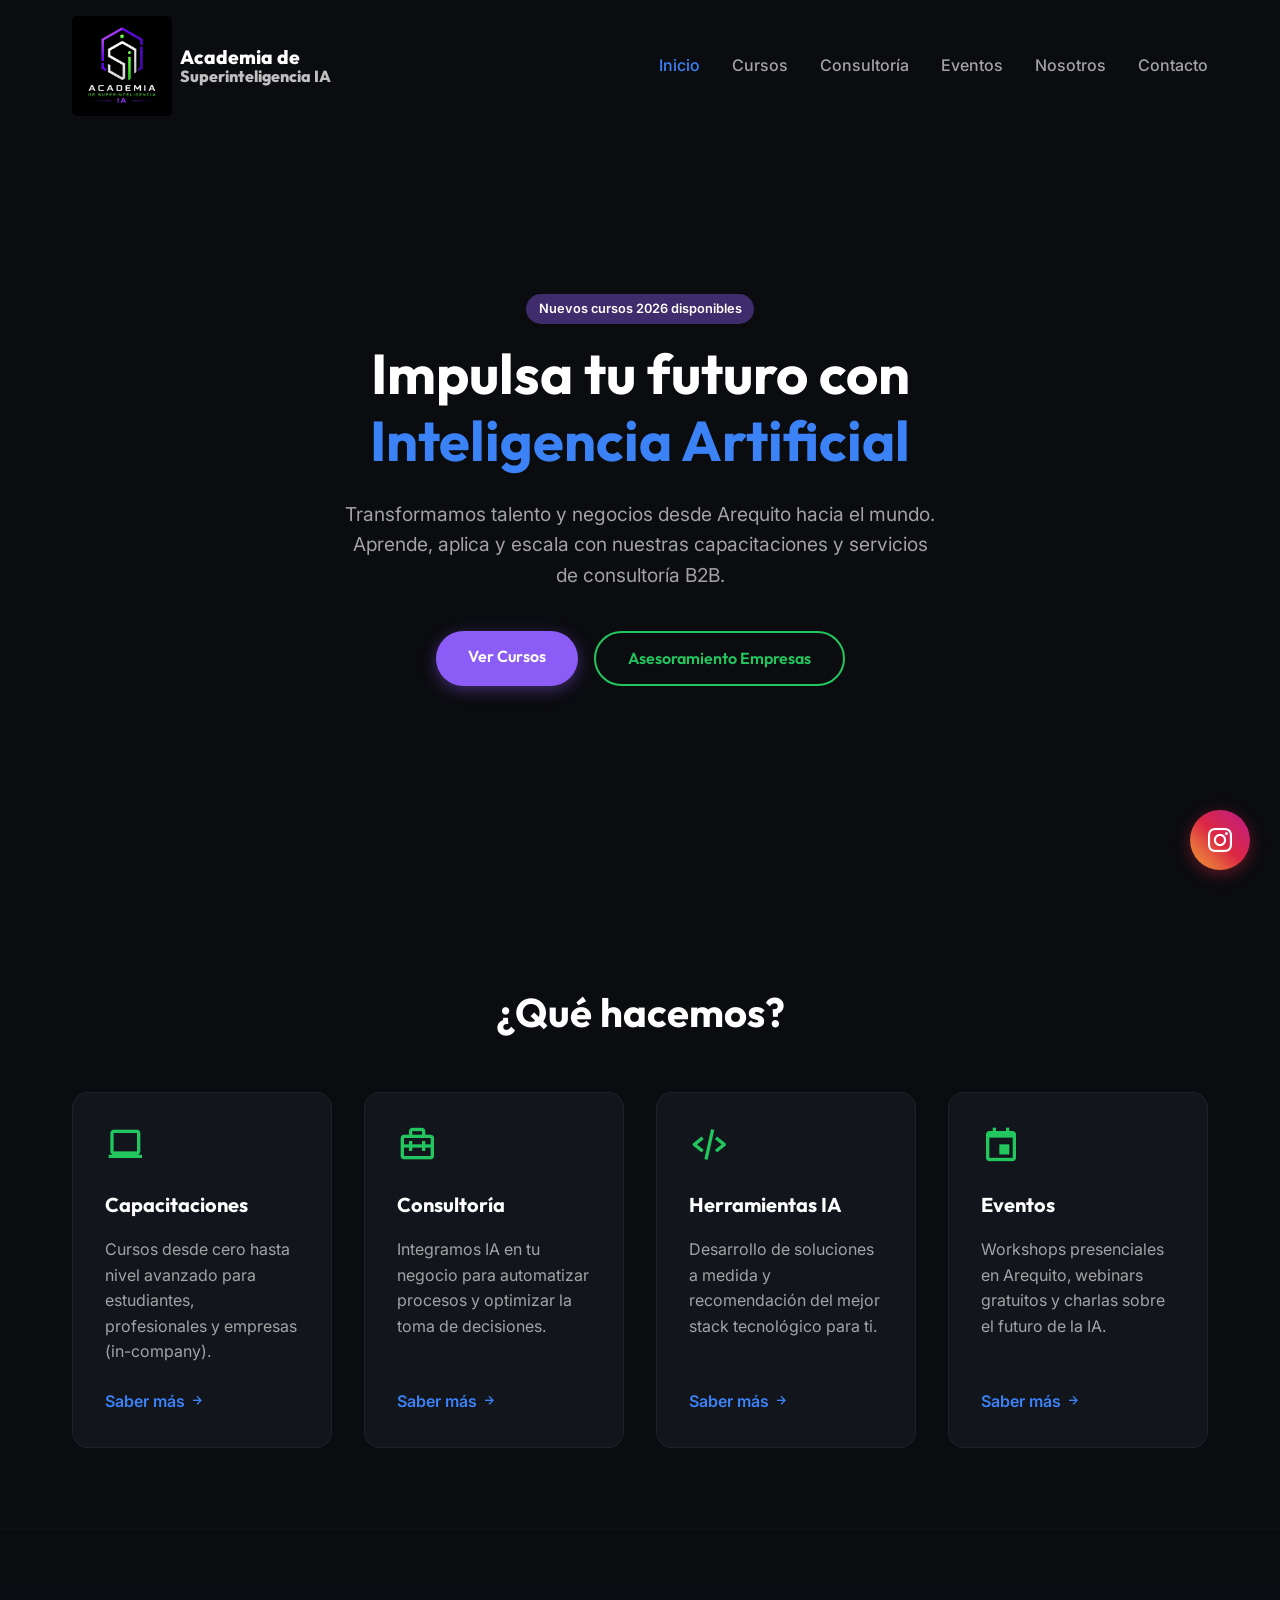
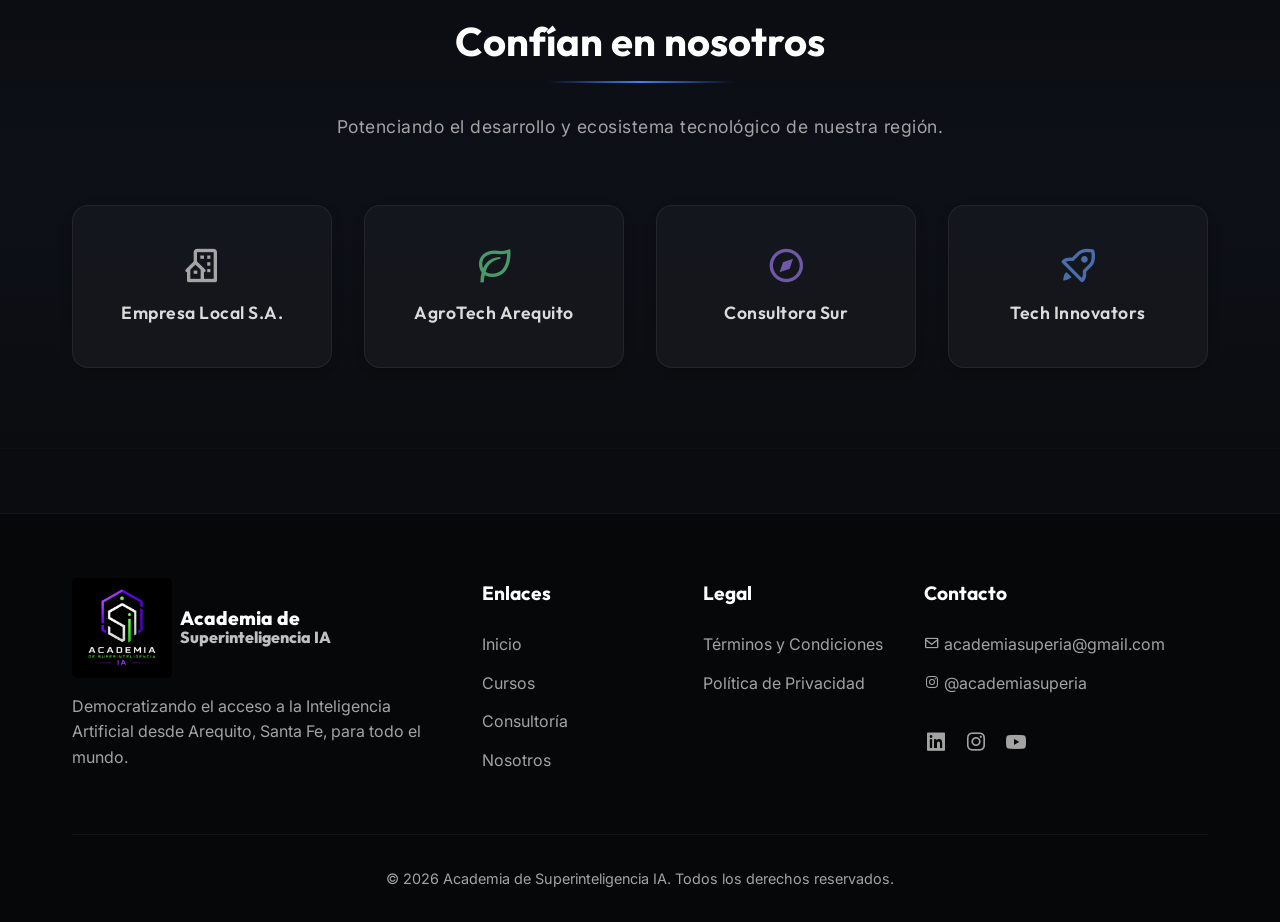
<file: index.html>
<!DOCTYPE html>
<html lang="es">
<head>
    <meta charset="UTF-8">
    <meta name="viewport" content="width=device-width, initial-scale=1.0">
    <title>Academia de Superinteligencia IA | Impulsa tu futuro con Inteligencia Artificial</title>
    <meta name="description" content="Academia y Consultora de Inteligencia Artificial en Arequito. Capacitaciones, consultoría B2B y herramientas IA.">
    <!-- Boxicons CSS -->
    <link href='https://unpkg.com/boxicons@2.1.4/css/boxicons.min.css' rel='stylesheet'>
    <!-- Custom CSS -->
    <link rel="stylesheet" href="css/style.css">
</head>
<body>

    <!-- Header / Navbar -->
    <header class="header">
        <div class="container nav-container">
            <a href="index.html" class="logo">
                <img src="assets/img/logo.jpeg" alt="Logo Academia" class="logo-img">
                <div class="logo-text">Academia de <span>Superinteligencia IA</span></div>
            </a>
            
            <nav class="nav-menu">
                <a href="index.html" class="nav-link active">Inicio</a>
                <a href="capacitaciones.html" class="nav-link">Cursos</a>
                <a href="servicios.html" class="nav-link">Consultoría</a>
                <a href="eventos.html" class="nav-link">Eventos</a>
                <a href="nosotros.html" class="nav-link">Nosotros</a>
                <a href="contacto.html" class="nav-link">Contacto</a>
            </nav>

            <button class="hamburger">
                <i class='bx bx-menu'></i>
            </button>
        </div>
    </header>

    <!-- Hero Section -->
    <section class="hero">
        <!-- Video Background -->
        <video src="assets/video/promo.mp4" autoplay loop muted playsinline class="hero-bg-video desktop-video"></video>
        <video src="assets/video/promo-mobile.mp4" autoplay loop muted playsinline class="hero-bg-video mobile-video"></video>
        <div class="hero-overlay"></div>

        <div class="container" style="position: relative; z-index: 10;">
            <div class="hero-content">
                <span class="badge" style="background: rgba(139, 92, 246, 0.4); color: #fff;">Nuevos cursos 2026 disponibles</span>
                <h1 class="hero-title">Impulsa tu futuro con <span class="text-gradient">Inteligencia Artificial</span></h1>
                <p class="hero-subtitle">Transformamos talento y negocios desde Arequito hacia el mundo. Aprende, aplica y escala con nuestras capacitaciones y servicios de consultoría B2B.</p>
                
                <div class="hero-btns">
                    <a href="capacitaciones.html" class="btn btn-primary">Ver Cursos</a>
                    <a href="servicios.html" class="btn btn-outline">Asesoramiento Empresas</a>
                </div>
            </div>
        </div>
    </section>

    <!-- Qué hacemos Section -->
    <section class="section">
        <div class="container">
            <h2 class="section-title">¿Qué hacemos?</h2>
            
            <div class="grid-4">
                <!-- Pilar 1 -->
                <div class="card">
                    <i class='bx bx-laptop card-icon'></i>
                    <h3 class="card-title">Capacitaciones</h3>
                    <p class="card-desc">Cursos desde cero hasta nivel avanzado para estudiantes, profesionales y empresas (in-company).</p>
                    <a href="capacitaciones.html" class="text-gradient" style="font-weight:600;">Saber más <i class='bx bx-right-arrow-alt'></i></a>
                </div>
                
                <!-- Pilar 2 -->
                <div class="card">
                    <i class='bx bx-briefcase-alt-2 card-icon'></i>
                    <h3 class="card-title">Consultoría</h3>
                    <p class="card-desc">Integramos IA en tu negocio para automatizar procesos y optimizar la toma de decisiones.</p>
                    <a href="servicios.html" class="text-gradient" style="font-weight:600;">Saber más <i class='bx bx-right-arrow-alt'></i></a>
                </div>

                <!-- Pilar 3 -->
                <div class="card">
                    <i class='bx bx-code-alt card-icon'></i>
                    <h3 class="card-title">Herramientas IA</h3>
                    <p class="card-desc">Desarrollo de soluciones a medida y recomendación del mejor stack tecnológico para ti.</p>
                    <a href="servicios.html" class="text-gradient" style="font-weight:600;">Saber más <i class='bx bx-right-arrow-alt'></i></a>
                </div>

                <!-- Pilar 4 -->
                <div class="card">
                    <i class='bx bx-calendar-event card-icon'></i>
                    <h3 class="card-title">Eventos</h3>
                    <p class="card-desc">Workshops presenciales en Arequito, webinars gratuitos y charlas sobre el futuro de la IA.</p>
                    <a href="eventos.html" class="text-gradient" style="font-weight:600;">Saber más <i class='bx bx-right-arrow-alt'></i></a>
                </div>
            </div>
        </div>
    </section>

    <!-- Confianza Section -->
    <section class="section" style="background: linear-gradient(180deg, rgba(11, 12, 16, 0) 0%, rgba(59, 130, 246, 0.03) 50%, rgba(11, 12, 16, 0) 100%); border-top: 1px solid rgba(255, 255, 255, 0.02); border-bottom: 1px solid rgba(255, 255, 255, 0.02);">
        <div class="container">
            <h2 class="section-title" style="position: relative; display: inline-block; left: 50%; transform: translateX(-50%); margin-bottom: 1rem;">
                Confían en nosotros
                <span style="position: absolute; bottom: -10px; left: 25%; width: 50%; height: 2px; background: linear-gradient(90deg, transparent, var(--accent-blue), transparent);"></span>
            </h2>
            <p class="text-center" style="margin-top: 1.5rem; margin-bottom: 4rem; color: var(--text-main); font-size: 1.1rem; letter-spacing: 0.5px;">
                Potenciando el desarrollo y ecosistema tecnológico de nuestra región.
            </p>
            
            <div class="brand-grid">
                <div class="brand-logo-card">
                    <i class='bx bx-building-house'></i>
                    <span class="brand-name">Empresa Local S.A.</span>
                </div>
                <div class="brand-logo-card">
                    <i class='bx bx-leaf'></i>
                    <span class="brand-name">AgroTech Arequito</span>
                </div>
                <div class="brand-logo-card">
                    <i class='bx bx-compass'></i>
                    <span class="brand-name">Consultora Sur</span>
                </div>
                <div class="brand-logo-card">
                    <i class='bx bx-rocket'></i>
                    <span class="brand-name">Tech Innovators</span>
                </div>
            </div>
        </div>
    </section>

    <!-- Footer -->
    <footer class="footer">
        <div class="container">
            <div class="footer-grid">
                <div class="footer-col">
                    <a href="index.html" class="logo" style="margin-bottom: 1rem;">
                        <img src="assets/img/logo.jpeg" alt="Logo Academia" class="logo-img">
                        <div class="logo-text">Academia de <span>Superinteligencia IA</span></div>
                    </a>
                    <p style="color: var(--text-main); margin-bottom: 1rem;">
                        Democratizando el acceso a la Inteligencia Artificial desde Arequito, Santa Fe, para todo el mundo.
                    </p>
                </div>
                
                <div class="footer-col">
                    <h4>Enlaces</h4>
                    <div class="footer-links">
                        <a href="index.html">Inicio</a>
                        <a href="capacitaciones.html">Cursos</a>
                        <a href="servicios.html">Consultoría</a>
                        <a href="nosotros.html">Nosotros</a>
                    </div>
                </div>

                <div class="footer-col">
                    <h4>Legal</h4>
                    <div class="footer-links">
                        <a href="terminos.html">Términos y Condiciones</a>
                        <a href="privacidad.html">Política de Privacidad</a>
                    </div>
                </div>

                <div class="footer-col">
                    <h4>Contacto</h4>
                    <div class="footer-links">
                        <a href="mailto:academiasuperia@gmail.com"><i class='bx bx-envelope'></i> academiasuperia@gmail.com</a>
                        <a href="https://www.instagram.com/academiasuperia/" target="_blank"><i class='bx bxl-instagram'></i> @academiasuperia</a>
                        <div style="display: flex; gap: 1rem; margin-top: 1rem; font-size: 1.5rem;">
                            <a href="#"><i class='bx bxl-linkedin-square'></i></a>
                            <a href="https://www.instagram.com/academiasuperia/" target="_blank"><i class='bx bxl-instagram'></i></a>
                            <a href="#"><i class='bx bxl-youtube'></i></a>
                        </div>
                    </div>
                </div>
            </div>
            
            <div class="footer-bottom">
                <p>&copy; 2026 Academia de Superinteligencia IA. Todos los derechos reservados.</p>
            </div>
        </div>
    </footer>

    <!-- Instagram FAB -->
    <a href="https://www.instagram.com/academiasuperia/" class="ig-fab" target="_blank" aria-label="Contacto en Instagram">
        <i class='bx bxl-instagram'></i>
    </a>

    <script src="js/main.js"></script>
</body>
</html>
</file>
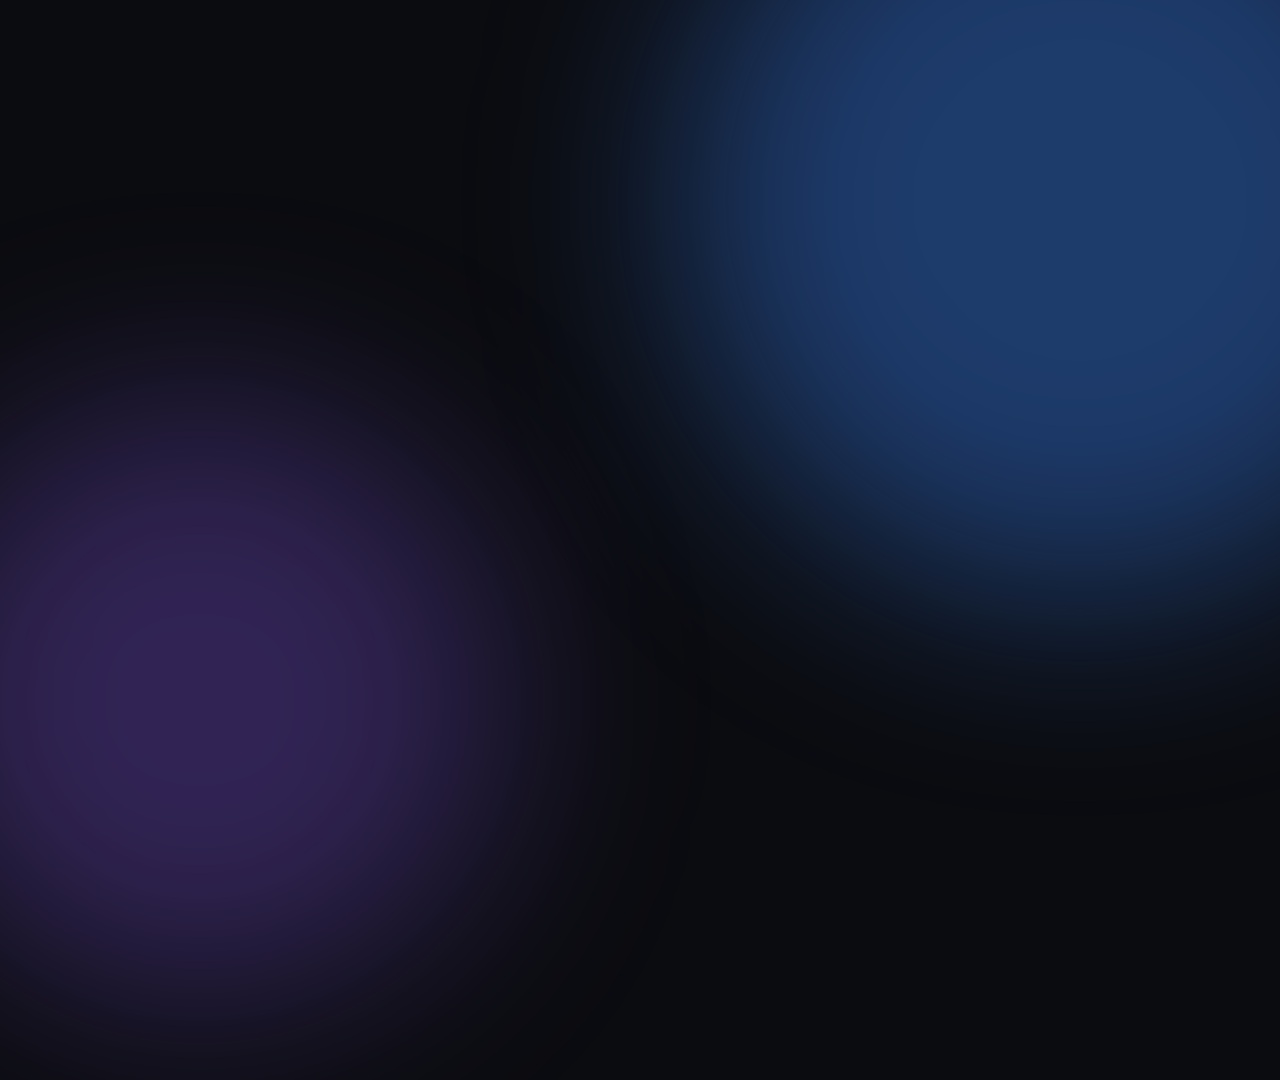
<file: promo-video/index.html>
<!doctype html>
<html lang="es">
  <head>
    <meta charset="UTF-8" />
    <meta name="viewport" content="width=1920, height=1080" />
    <link href="https://fonts.googleapis.com/css2?family=Inter:wght@400;600&family=Outfit:wght@700;800&display=swap" rel="stylesheet">
    <script src="https://cdn.jsdelivr.net/npm/gsap@3.14.2/dist/gsap.min.js"></script>
    <style>
      * { margin: 0; padding: 0; box-sizing: border-box; }
      html, body {
        width: 1920px; height: 1080px; overflow: hidden;
        background: #0B0C10; font-family: 'Inter', sans-serif;
      }
      .clip { position: absolute; top: 0; left: 0; width: 100%; height: 100%; display: flex; align-items: center; justify-content: center; flex-direction: column; opacity: 0; }
      
      .bg-glow-1, .bg-glow-2 { position: absolute; border-radius: 50%; filter: blur(100px); z-index: 0; }
      .bg-glow-1 { width: 800px; height: 800px; background: rgba(59,130,246,0.4); top: -200px; right: -200px; }
      .bg-glow-2 { width: 600px; height: 600px; background: rgba(139,92,246,0.3); bottom: -100px; left: -100px; }

      .content-wrapper { z-index: 10; text-align: center; }
      
      h1 { font-family: 'Outfit', sans-serif; font-size: 120px; color: #fff; line-height: 1.1; margin-bottom: 20px; text-shadow: 0 0 40px rgba(59,130,246,0.5); }
      .text-blue { color: #3b82f6; }
      
      p.subtitle { font-size: 48px; color: #c0c0c0; max-width: 1200px; }
      
      .badges { display: flex; gap: 40px; }
      .badge { font-family: 'Outfit', sans-serif; font-size: 56px; font-weight: 700; padding: 20px 50px; border-radius: 100px; }
      .badge-green { background: rgba(34,197,94,0.15); color: #22c55e; border: 4px solid #22c55e; }
      .badge-violet { background: rgba(139,92,246,0.15); color: #8b5cf6; border: 4px solid #8b5cf6; }
      .badge-blue { background: rgba(59,130,246,0.15); color: #3b82f6; border: 4px solid #3b82f6; }

      .cta-box { font-family: 'Outfit', sans-serif; font-size: 80px; font-weight: 800; background: #8b5cf6; color: #fff; padding: 30px 80px; border-radius: 100px; box-shadow: 0 20px 50px rgba(139,92,246,0.6); }
    </style>
  </head>
  <body>
    <div id="root" data-composition-id="main" data-start="0" data-duration="10" data-width="1920" data-height="1080">
      
      <!-- Background Track -->
      <div id="bg" class="clip" data-start="0" data-duration="10" data-track-index="0" style="opacity: 1;">
        <div class="bg-glow-1" id="glow1"></div>
        <div class="bg-glow-2" id="glow2"></div>
      </div>

      <!-- Scene 1: Intro (0-4s) -->
      <div id="scene1" class="clip content-wrapper" data-start="0" data-duration="4" data-track-index="1">
        <h1 id="title1" style="font-size: 80px;">ACADEMIA DE SUPERINTELIGENCIA <span class="text-blue">IA</span></h1>
        <p class="subtitle" id="sub1">Impulsa tu futuro con Inteligencia Artificial</p>
      </div>

      <!-- Scene 2: Features (3.5-7s) -->
      <div id="scene2" class="clip content-wrapper" data-start="3.5" data-duration="3.5" data-track-index="1">
        <div class="badges" id="badges-container">
          <div class="badge badge-green badge-item">Cursos</div>
          <div class="badge badge-blue badge-item">Consultoría</div>
          <div class="badge badge-violet badge-item">Eventos</div>
        </div>
      </div>

      <!-- Scene 3: Outro (6.5-10s) -->
      <div id="scene3" class="clip content-wrapper" data-start="6.5" data-duration="3.5" data-track-index="1">
        <div class="cta-box" id="cta">¡ÚNETE HOY!</div>
      </div>

    </div>

    <script>
      window.__timelines = window.__timelines || {};
      const tl = gsap.timeline({ paused: true });

      // Background movement
      tl.to("#glow1", { x: -200, y: 100, duration: 10, ease: "power1.inOut" }, 0);
      tl.to("#glow2", { x: 200, y: -100, duration: 10, ease: "power1.inOut" }, 0);

      // Scene 1
      tl.fromTo("#scene1", { opacity: 0 }, { opacity: 1, duration: 0.5 }, 0);
      tl.from("#title1", { y: 100, opacity: 0, duration: 1, ease: "power3.out" }, 0.2);
      tl.from("#sub1", { y: 50, opacity: 0, duration: 1, ease: "power3.out" }, 0.6);
      tl.to("#scene1", { opacity: 0, y: -50, duration: 0.5 }, 3.5);

      // Scene 2
      tl.fromTo("#scene2", { opacity: 0 }, { opacity: 1, duration: 0.5 }, 3.8);
      tl.from(".badge-item", { scale: 0.5, opacity: 0, y: 50, duration: 0.8, stagger: 0.2, ease: "back.out(1.5)" }, 4.0);
      tl.to("#scene2", { opacity: 0, scale: 1.1, duration: 0.5 }, 6.5);

      // Scene 3
      tl.fromTo("#scene3", { opacity: 0 }, { opacity: 1, duration: 0.5 }, 6.8);
      tl.from("#cta", { scale: 0, rotation: -10, opacity: 0, duration: 1, ease: "elastic.out(1, 0.5)" }, 7.0);
      tl.to("#scene3", { opacity: 0, duration: 0.5 }, 9.5);

      window.__timelines["main"] = tl;
    </script>
  </body>
</html>
</file>
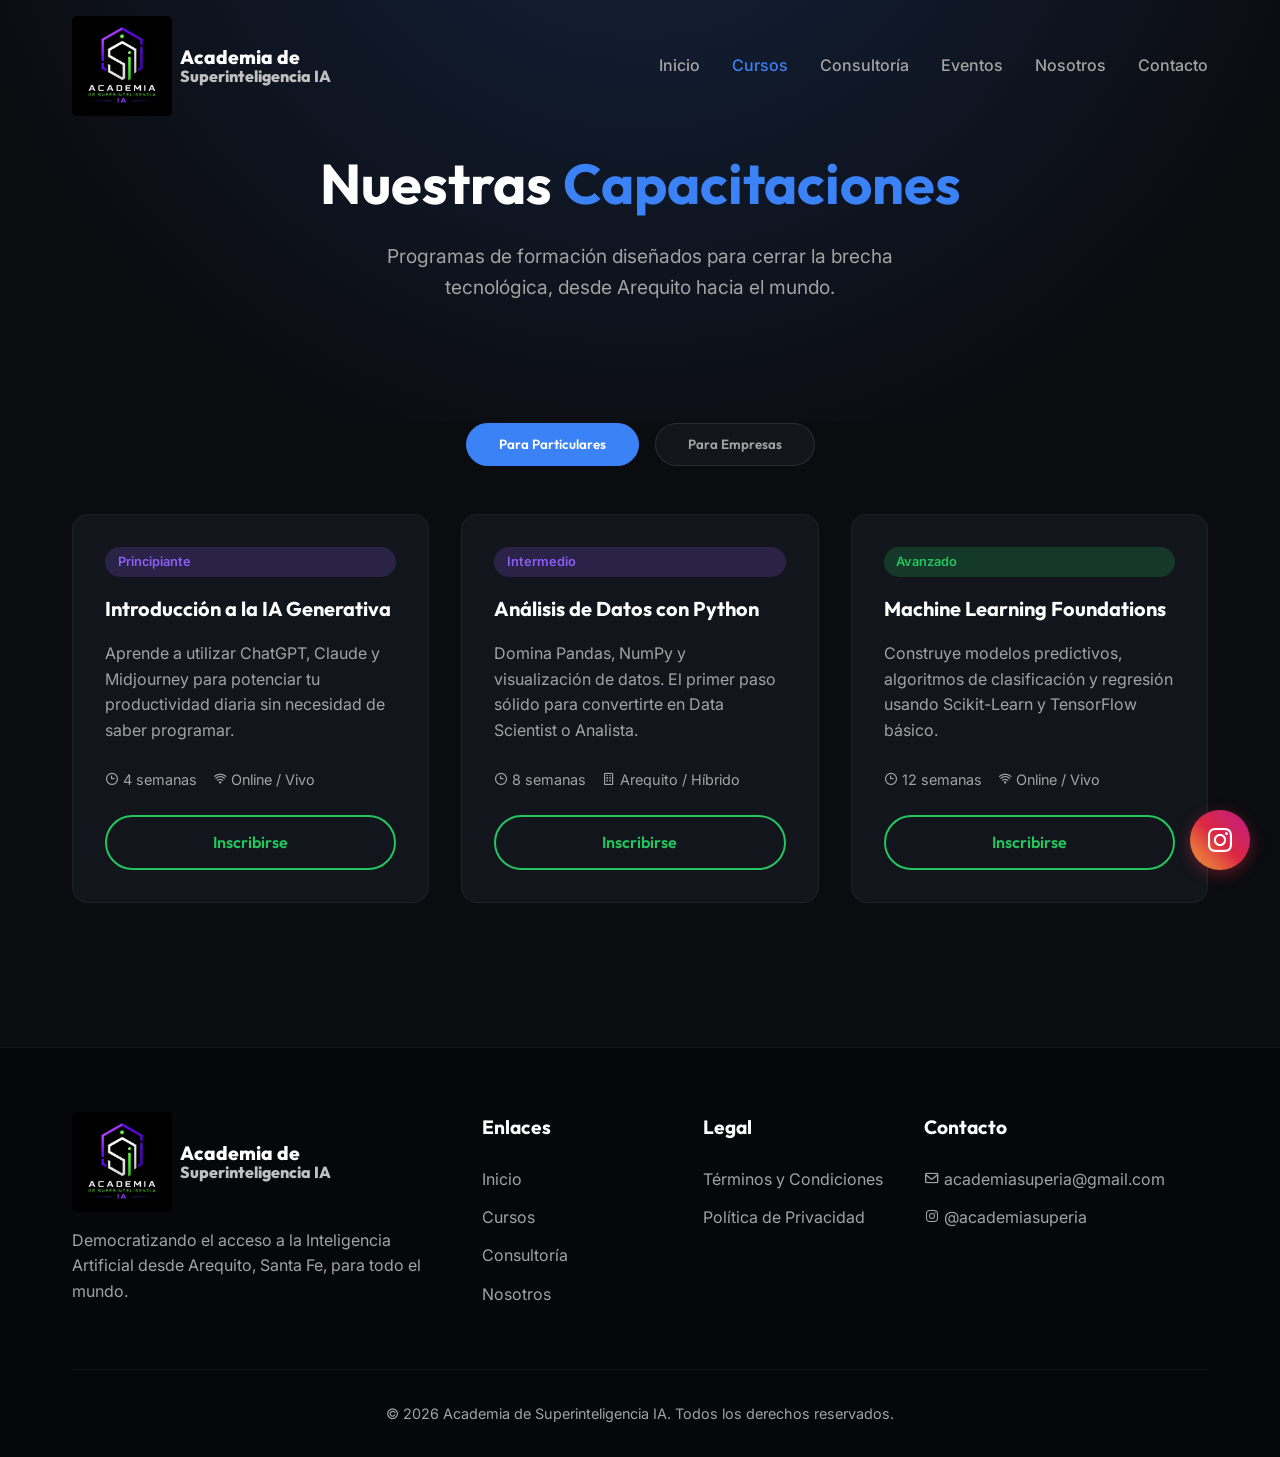
<file: capacitaciones.html>
<!DOCTYPE html>
<html lang="es">
<head>
    <meta charset="UTF-8">
    <meta name="viewport" content="width=device-width, initial-scale=1.0">
    <title>Capacitaciones | Academia de Superinteligencia IA</title>
    <meta name="description" content="Cursos de Inteligencia artificial para particulares y empresas en Arequito.">
    <!-- Boxicons CSS -->
    <link href='https://unpkg.com/boxicons@2.1.4/css/boxicons.min.css' rel='stylesheet'>
    <!-- Custom CSS -->
    <link rel="stylesheet" href="css/style.css">
</head>
<body>

    <!-- Header / Navbar -->
    <header class="header">
        <div class="container nav-container">
            <a href="index.html" class="logo">
                <img src="assets/img/logo.jpeg" alt="Logo Academia" class="logo-img">
                <div class="logo-text">Academia de <span>Superinteligencia IA</span></div>
            </a>
            
            <nav class="nav-menu">
                <a href="index.html" class="nav-link">Inicio</a>
                <a href="capacitaciones.html" class="nav-link active">Cursos</a>
                <a href="servicios.html" class="nav-link">Consultoría</a>
                <a href="eventos.html" class="nav-link">Eventos</a>
                <a href="nosotros.html" class="nav-link">Nosotros</a>
                <a href="contacto.html" class="nav-link">Contacto</a>
            </nav>

            <button class="hamburger">
                <i class='bx bx-menu'></i>
            </button>
        </div>
    </header>

    <!-- Page Header -->
    <section class="section" style="padding-top: 150px; background: radial-gradient(circle at 50% -50%, rgba(59, 130, 246, 0.2) 0%, rgba(11,12,16,1) 80%);">
        <div class="container text-center">
            <h1 class="hero-title">Nuestras <span class="text-gradient">Capacitaciones</span></h1>
            <p class="hero-subtitle">Programas de formación diseñados para cerrar la brecha tecnológica, desde Arequito hacia el mundo.</p>
        </div>
    </section>

    <!-- Courses Section -->
    <section class="section" style="padding-top: 0;">
        <div class="container">
            
            <!-- Tabs Navigation -->
            <div class="tabs">
                <button class="tab-btn active" data-target="particulares">Para Particulares</button>
                <button class="tab-btn" data-target="empresas">Para Empresas</button>
            </div>

            <!-- Tab Content: Particulares -->
            <div id="particulares" class="tab-content active">
                <div class="grid-3">
                    <div class="card">
                        <span class="badge">Principiante</span>
                        <h3 class="card-title">Introducción a la IA Generativa</h3>
                        <p class="card-desc">Aprende a utilizar ChatGPT, Claude y Midjourney para potenciar tu productividad diaria sin necesidad de saber programar.</p>
                        <div style="margin-bottom: 1.5rem; display: flex; gap: 1rem; color: var(--text-main); font-size: 0.9rem;">
                            <span><i class='bx bx-time'></i> 4 semanas</span>
                            <span><i class='bx bx-wifi'></i> Online / Vivo</span>
                        </div>
                        <a href="contacto.html" class="btn btn-outline" style="width: 100%;">Inscribirse</a>
                    </div>
                    
                    <div class="card">
                        <span class="badge">Intermedio</span>
                        <h3 class="card-title">Análisis de Datos con Python</h3>
                        <p class="card-desc">Domina Pandas, NumPy y visualización de datos. El primer paso sólido para convertirte en Data Scientist o Analista.</p>
                        <div style="margin-bottom: 1.5rem; display: flex; gap: 1rem; color: var(--text-main); font-size: 0.9rem;">
                            <span><i class='bx bx-time'></i> 8 semanas</span>
                            <span><i class='bx bx-building'></i> Arequito / Híbrido</span>
                        </div>
                        <a href="contacto.html" class="btn btn-outline" style="width: 100%;">Inscribirse</a>
                    </div>

                    <div class="card">
                        <span class="badge" style="background: rgba(34, 197, 94, 0.2); color: #22c55e;">Avanzado</span>
                        <h3 class="card-title">Machine Learning Foundations</h3>
                        <p class="card-desc">Construye modelos predictivos, algoritmos de clasificación y regresión usando Scikit-Learn y TensorFlow básico.</p>
                        <div style="margin-bottom: 1.5rem; display: flex; gap: 1rem; color: var(--text-main); font-size: 0.9rem;">
                            <span><i class='bx bx-time'></i> 12 semanas</span>
                            <span><i class='bx bx-wifi'></i> Online / Vivo</span>
                        </div>
                        <a href="contacto.html" class="btn btn-outline" style="width: 100%;">Inscribirse</a>
                    </div>
                </div>
            </div>

            <!-- Tab Content: Empresas -->
            <div id="empresas" class="tab-content">
                <div class="grid-2">
                    <div class="card" style="border-color: var(--accent-blue);">
                        <i class='bx bx-buildings card-icon' style="color: var(--accent-blue);"></i>
                        <h3 class="card-title">Talleres In-Company: Automatización</h3>
                        <p class="card-desc">Capacitamos a tu equipo en el uso de herramientas IA (Make, Zapier, Agentes GPT) para automatizar tareas repetitivas y ahorrar cientos de horas mensuales.</p>
                        <ul style="margin-bottom: 1.5rem; color: var(--text-main); font-size: 0.95rem;">
                            <li style="margin-bottom: 0.5rem;"><i class='bx bx-check' style="color: var(--accent-green);"></i> Diagnóstico previo del equipo</li>
                            <li style="margin-bottom: 0.5rem;"><i class='bx bx-check' style="color: var(--accent-green);"></i> Ejercicios con datos reales de la empresa</li>
                            <li><i class='bx bx-check' style="color: var(--accent-green);"></i> Modalidad presencial (zona Arequito) o virtual</li>
                        </ul>
                        <a href="contacto.html" class="btn btn-primary" style="align-self: flex-start;">Solicitar Presupuesto</a>
                    </div>
                    
                    <div class="card" style="border-color: var(--accent-blue);">
                        <i class='bx bx-line-chart card-icon' style="color: var(--accent-blue);"></i>
                        <h3 class="card-title">Cultura Data-Driven para Líderes</h3>
                        <p class="card-desc">Programa ejecutivo orientado a directores y gerentes. Cómo liderar la transformación digital, entender el potencial de la IA y tomar decisiones basadas en datos.</p>
                        <ul style="margin-bottom: 1.5rem; color: var(--text-main); font-size: 0.95rem;">
                            <li style="margin-bottom: 0.5rem;"><i class='bx bx-check' style="color: var(--accent-green);"></i> Casos de uso por industria</li>
                            <li style="margin-bottom: 0.5rem;"><i class='bx bx-check' style="color: var(--accent-green);"></i> Seguridad y privacidad de datos</li>
                            <li><i class='bx bx-check' style="color: var(--accent-green);"></i> Duración adaptable (1 a 4 jornadas)</li>
                        </ul>
                        <a href="contacto.html" class="btn btn-primary" style="align-self: flex-start;">Solicitar Presupuesto</a>
                    </div>
                </div>
            </div>

        </div>
    </section>

    <!-- Footer -->
    <footer class="footer">
        <div class="container">
            <div class="footer-grid">
                <div class="footer-col">
                    <a href="index.html" class="logo" style="margin-bottom: 1rem;">
                        <img src="assets/img/logo.jpeg" alt="Logo Academia" class="logo-img">
                        <div class="logo-text">Academia de <span>Superinteligencia IA</span></div>
                    </a>
                    <p style="color: var(--text-main); margin-bottom: 1rem;">
                        Democratizando el acceso a la Inteligencia Artificial desde Arequito, Santa Fe, para todo el mundo.
                    </p>
                </div>
                
                <div class="footer-col">
                    <h4>Enlaces</h4>
                    <div class="footer-links">
                        <a href="index.html">Inicio</a>
                        <a href="capacitaciones.html">Cursos</a>
                        <a href="servicios.html">Consultoría</a>
                        <a href="nosotros.html">Nosotros</a>
                    </div>
                </div>

                <div class="footer-col">
                    <h4>Legal</h4>
                    <div class="footer-links">
                        <a href="terminos.html">Términos y Condiciones</a>
                        <a href="privacidad.html">Política de Privacidad</a>
                    </div>
                </div>

                <div class="footer-col">
                    <h4>Contacto</h4>
                    <div class="footer-links">
                        <a href="mailto:academiasuperia@gmail.com"><i class='bx bx-envelope'></i> academiasuperia@gmail.com</a>
                        <a href="https://www.instagram.com/academiasuperia/" target="_blank"><i class='bx bxl-instagram'></i> @academiasuperia</a>
                    </div>
                </div>
            </div>
            
            <div class="footer-bottom">
                <p>&copy; 2026 Academia de Superinteligencia IA. Todos los derechos reservados.</p>
            </div>
        </div>
    </footer>

    <!-- Instagram FAB -->
    <a href="https://www.instagram.com/academiasuperia/" class="ig-fab" target="_blank" aria-label="Contacto en Instagram">
        <i class='bx bxl-instagram'></i>
    </a>

    <script src="js/main.js"></script>
</body>
</html>
</file>
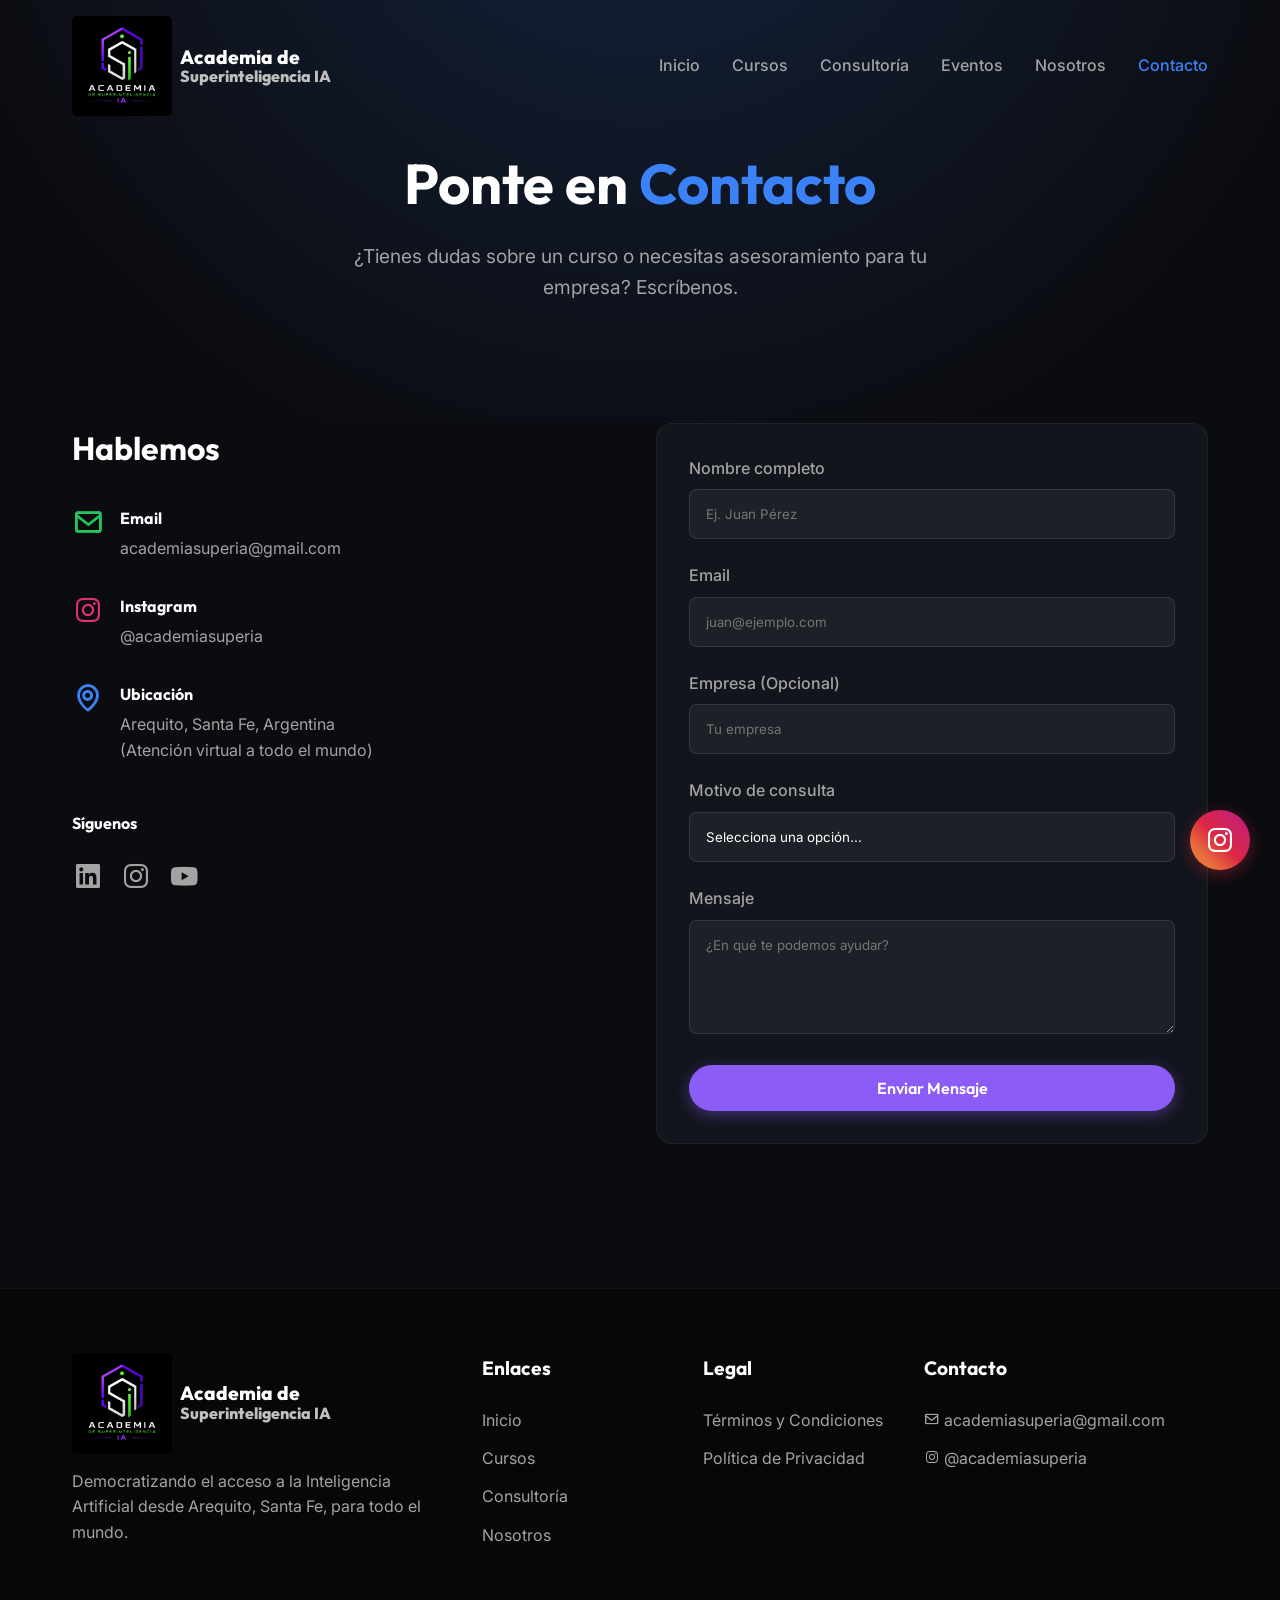
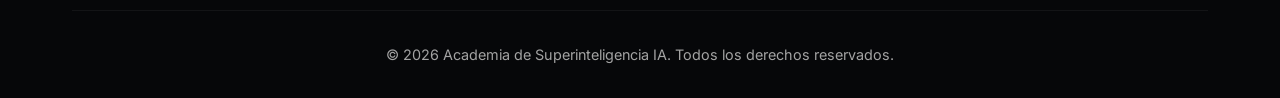
<file: contacto.html>
<!DOCTYPE html>
<html lang="es">
<head>
    <meta charset="UTF-8">
    <meta name="viewport" content="width=device-width, initial-scale=1.0">
    <title>Contacto | Academia de Superinteligencia IA</title>
    <meta name="description" content="Ponte en contacto con Academia de Superinteligencia IA para cursos, asesoramiento B2B o dudas generales.">
    <!-- Boxicons CSS -->
    <link href='https://unpkg.com/boxicons@2.1.4/css/boxicons.min.css' rel='stylesheet'>
    <!-- Custom CSS -->
    <link rel="stylesheet" href="css/style.css">
</head>
<body>

    <!-- Header / Navbar -->
    <header class="header">
        <div class="container nav-container">
            <a href="index.html" class="logo">
                <img src="assets/img/logo.jpeg" alt="Logo Academia" class="logo-img">
                <div class="logo-text">Academia de <span>Superinteligencia IA</span></div>
            </a>
            
            <nav class="nav-menu">
                <a href="index.html" class="nav-link">Inicio</a>
                <a href="capacitaciones.html" class="nav-link">Cursos</a>
                <a href="servicios.html" class="nav-link">Consultoría</a>
                <a href="eventos.html" class="nav-link">Eventos</a>
                <a href="nosotros.html" class="nav-link">Nosotros</a>
                <a href="contacto.html" class="nav-link active">Contacto</a>
            </nav>

            <button class="hamburger">
                <i class='bx bx-menu'></i>
            </button>
        </div>
    </header>

    <!-- Page Header -->
    <section class="section" style="padding-top: 150px; background: radial-gradient(circle at 50% -50%, rgba(59, 130, 246, 0.2) 0%, rgba(11,12,16,1) 80%);">
        <div class="container text-center">
            <h1 class="hero-title">Ponte en <span class="text-gradient">Contacto</span></h1>
            <p class="hero-subtitle">¿Tienes dudas sobre un curso o necesitas asesoramiento para tu empresa? Escríbenos.</p>
        </div>
    </section>

    <!-- Contact Section -->
    <section class="section" style="padding-top: 0;">
        <div class="container">
            <div class="grid-2">
                
                <!-- Info -->
                <div>
                    <h2 style="font-size: 2rem; margin-bottom: 2rem; color: var(--text-light);">Hablemos</h2>
                    
                    <div style="display: flex; flex-direction: column; gap: 2rem; margin-bottom: 3rem;">
                        <div style="display: flex; gap: 1rem; align-items: flex-start;">
                            <i class='bx bx-envelope' style="font-size: 2rem; color: var(--accent-green);"></i>
                            <div>
                                <h4 style="color: var(--text-light); margin-bottom: 0.3rem;">Email</h4>
                                <p style="color: var(--text-main);"><a href="mailto:academiasuperia@gmail.com" style="color: inherit; transition: var(--transition);">academiasuperia@gmail.com</a></p>
                            </div>
                        </div>

                        <div style="display: flex; gap: 1rem; align-items: flex-start;">
                            <i class='bx bxl-instagram' style="font-size: 2rem; color: #e1306c;"></i>
                            <div>
                                <h4 style="color: var(--text-light); margin-bottom: 0.3rem;">Instagram</h4>
                                <p style="color: var(--text-main);"><a href="https://www.instagram.com/academiasuperia/" target="_blank" style="color: inherit; transition: var(--transition);">@academiasuperia</a></p>
                            </div>
                        </div>

                        <div style="display: flex; gap: 1rem; align-items: flex-start;">
                            <i class='bx bx-map' style="font-size: 2rem; color: var(--accent-blue);"></i>
                            <div>
                                <h4 style="color: var(--text-light); margin-bottom: 0.3rem;">Ubicación</h4>
                                <p style="color: var(--text-main);">Arequito, Santa Fe, Argentina<br>(Atención virtual a todo el mundo)</p>
                            </div>
                        </div>
                    </div>

                    <h4 style="color: var(--text-light); margin-bottom: 1rem;">Síguenos</h4>
                    <div style="display: flex; gap: 1rem; font-size: 2rem;">
                        <a href="#" style="color: var(--text-main);"><i class='bx bxl-linkedin-square'></i></a>
                        <a href="https://www.instagram.com/academiasuperia/" target="_blank" style="color: var(--text-main);"><i class='bx bxl-instagram'></i></a>
                        <a href="#" style="color: var(--text-main);"><i class='bx bxl-youtube'></i></a>
                    </div>
                </div>

                <!-- Form -->
                <div class="card">
                    <form action="#" method="POST">
                        <div class="form-group">
                            <label class="form-label">Nombre completo</label>
                            <input type="text" class="form-control" placeholder="Ej. Juan Pérez" required>
                        </div>

                        <div class="form-group">
                            <label class="form-label">Email</label>
                            <input type="email" class="form-control" placeholder="juan@ejemplo.com" required>
                        </div>

                        <div class="form-group">
                            <label class="form-label">Empresa (Opcional)</label>
                            <input type="text" class="form-control" placeholder="Tu empresa">
                        </div>

                        <div class="form-group">
                            <label class="form-label">Motivo de consulta</label>
                            <select class="form-control" required style="appearance: none; cursor: pointer;">
                                <option value="" disabled selected>Selecciona una opción...</option>
                                <option value="cursos">Cursos para particulares</option>
                                <option value="incompany">Capacitación In-Company</option>
                                <option value="consultoria">Consultoría / Desarrollo a medida</option>
                                <option value="otro">Otro</option>
                            </select>
                        </div>

                        <div class="form-group">
                            <label class="form-label">Mensaje</label>
                            <textarea class="form-control" rows="5" placeholder="¿En qué te podemos ayudar?" required></textarea>
                        </div>

                        <button type="submit" class="btn btn-primary" style="width: 100%;">Enviar Mensaje</button>
                    </form>
                </div>

            </div>
        </div>
    </section>

    <!-- Footer -->
    <footer class="footer">
        <div class="container">
            <div class="footer-grid">
                <div class="footer-col">
                    <a href="index.html" class="logo" style="margin-bottom: 1rem;">
                        <img src="assets/img/logo.jpeg" alt="Logo Academia" class="logo-img">
                        <div class="logo-text">Academia de <span>Superinteligencia IA</span></div>
                    </a>
                    <p style="color: var(--text-main); margin-bottom: 1rem;">
                        Democratizando el acceso a la Inteligencia Artificial desde Arequito, Santa Fe, para todo el mundo.
                    </p>
                </div>
                
                <div class="footer-col">
                    <h4>Enlaces</h4>
                    <div class="footer-links">
                        <a href="index.html">Inicio</a>
                        <a href="capacitaciones.html">Cursos</a>
                        <a href="servicios.html">Consultoría</a>
                        <a href="nosotros.html">Nosotros</a>
                    </div>
                </div>

                <div class="footer-col">
                    <h4>Legal</h4>
                    <div class="footer-links">
                        <a href="terminos.html">Términos y Condiciones</a>
                        <a href="privacidad.html">Política de Privacidad</a>
                    </div>
                </div>

                <div class="footer-col">
                    <h4>Contacto</h4>
                    <div class="footer-links">
                        <a href="mailto:academiasuperia@gmail.com"><i class='bx bx-envelope'></i> academiasuperia@gmail.com</a>
                        <a href="https://www.instagram.com/academiasuperia/" target="_blank"><i class='bx bxl-instagram'></i> @academiasuperia</a>
                    </div>
                </div>
            </div>
            
            <div class="footer-bottom">
                <p>&copy; 2026 Academia de Superinteligencia IA. Todos los derechos reservados.</p>
            </div>
        </div>
    </footer>

    <!-- Instagram FAB -->
    <a href="https://www.instagram.com/academiasuperia/" class="ig-fab" target="_blank" aria-label="Contacto en Instagram">
        <i class='bx bxl-instagram'></i>
    </a>

    <script src="js/main.js"></script>
</body>
</html>
</file>
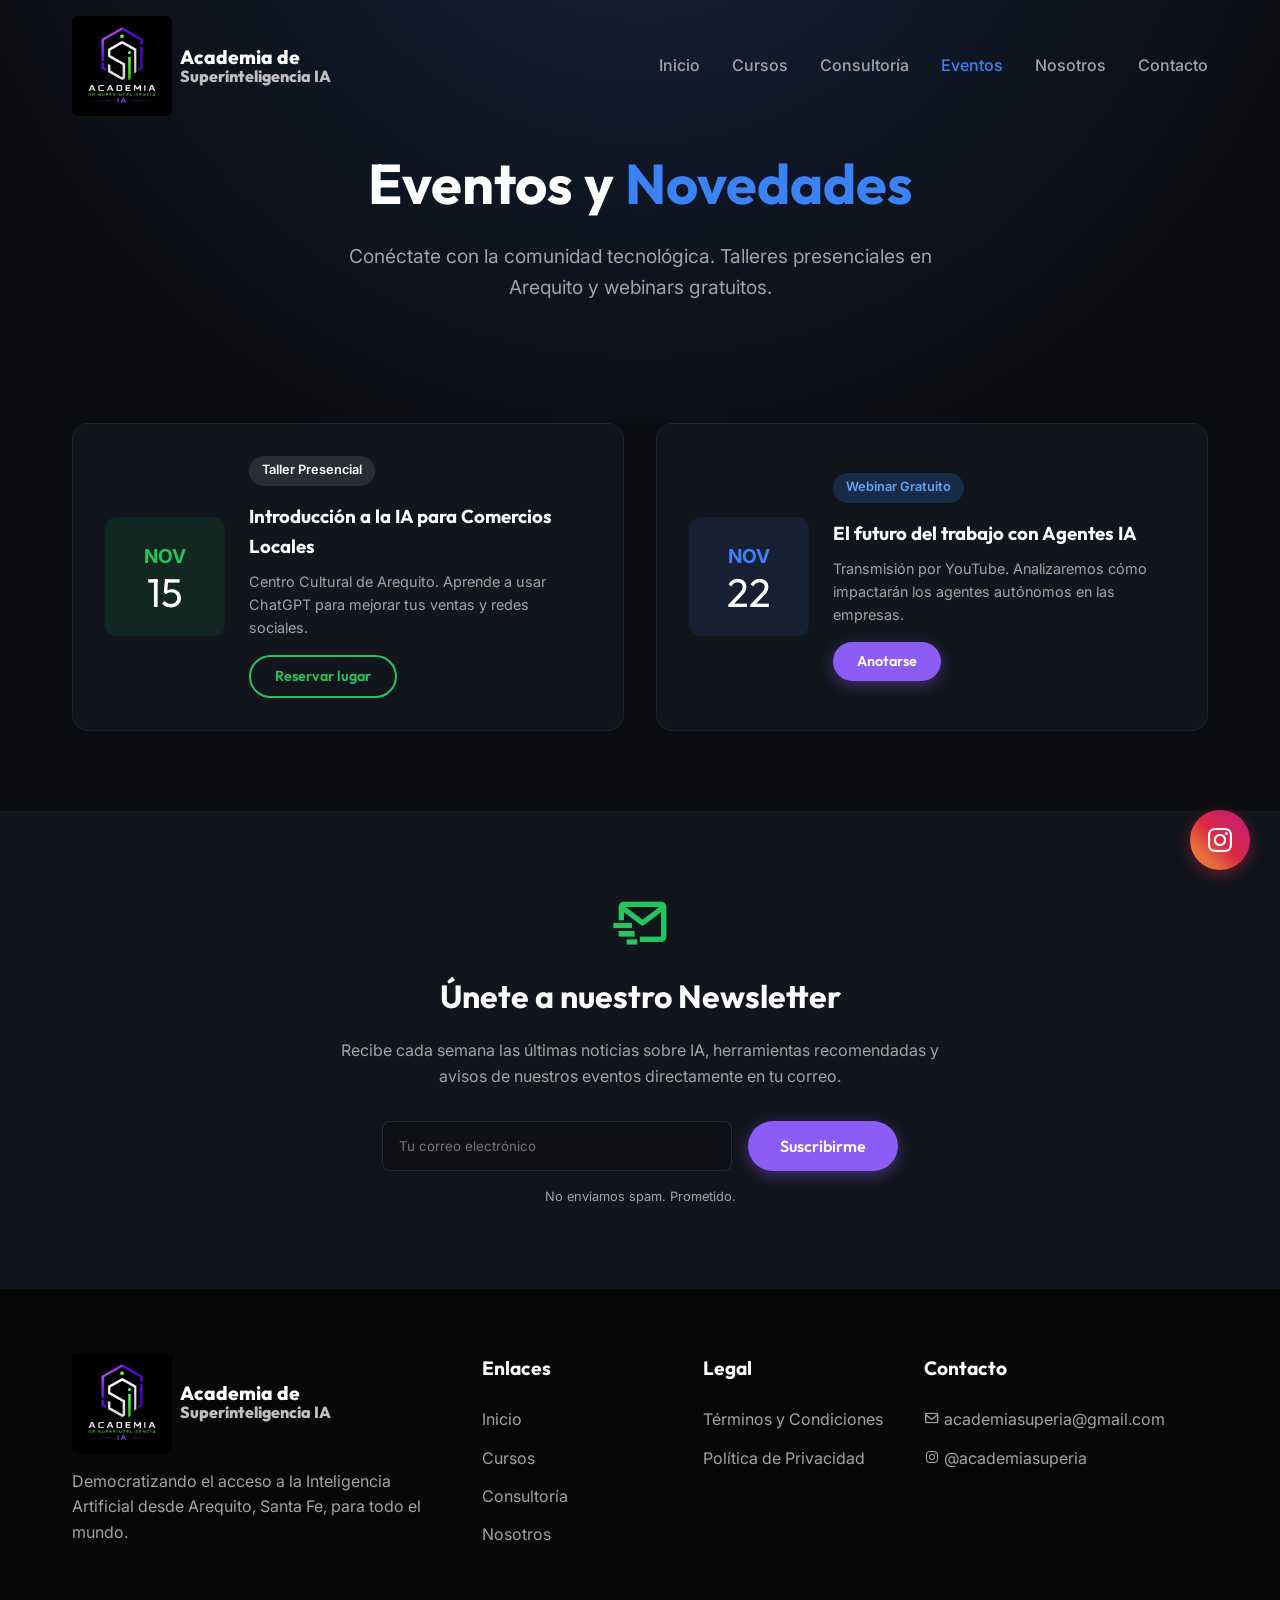
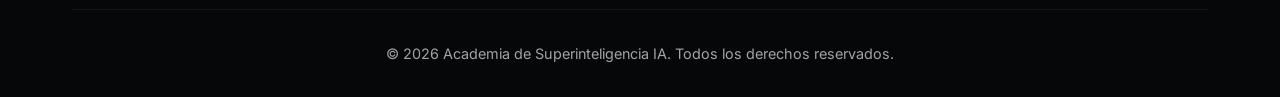
<file: eventos.html>
<!DOCTYPE html>
<html lang="es">
<head>
    <meta charset="UTF-8">
    <meta name="viewport" content="width=device-width, initial-scale=1.0">
    <title>Eventos y Novedades | Academia de Superinteligencia IA</title>
    <meta name="description" content="Descubre nuestros próximos webinars, talleres y eventos presenciales sobre Inteligencia Artificial en Arequito.">
    <!-- Boxicons CSS -->
    <link href='https://unpkg.com/boxicons@2.1.4/css/boxicons.min.css' rel='stylesheet'>
    <!-- Custom CSS -->
    <link rel="stylesheet" href="css/style.css">
</head>
<body>

    <!-- Header / Navbar -->
    <header class="header">
        <div class="container nav-container">
            <a href="index.html" class="logo">
                <img src="assets/img/logo.jpeg" alt="Logo Academia" class="logo-img">
                <div class="logo-text">Academia de <span>Superinteligencia IA</span></div>
            </a>
            
            <nav class="nav-menu">
                <a href="index.html" class="nav-link">Inicio</a>
                <a href="capacitaciones.html" class="nav-link">Cursos</a>
                <a href="servicios.html" class="nav-link">Consultoría</a>
                <a href="eventos.html" class="nav-link active">Eventos</a>
                <a href="nosotros.html" class="nav-link">Nosotros</a>
                <a href="contacto.html" class="nav-link">Contacto</a>
            </nav>

            <button class="hamburger">
                <i class='bx bx-menu'></i>
            </button>
        </div>
    </header>

    <!-- Page Header -->
    <section class="section" style="padding-top: 150px; background: radial-gradient(circle at 50% -50%, rgba(59, 130, 246, 0.2) 0%, rgba(11,12,16,1) 80%);">
        <div class="container text-center">
            <h1 class="hero-title">Eventos y <span class="text-gradient">Novedades</span></h1>
            <p class="hero-subtitle">Conéctate con la comunidad tecnológica. Talleres presenciales en Arequito y webinars gratuitos.</p>
        </div>
    </section>

    <!-- Eventos Section -->
    <section class="section" style="padding-top: 0;">
        <div class="container">
            
            <div class="grid-2">
                <!-- Evento 1 -->
                <div class="card" style="display: flex; flex-direction: row; gap: 1.5rem; align-items: center; flex-wrap: wrap;">
                    <div style="background: rgba(34, 197, 94, 0.1); padding: 1.5rem; border-radius: 12px; text-align: center; min-width: 120px;">
                        <span style="display: block; font-size: 1.2rem; font-weight: bold; color: var(--accent-green);">NOV</span>
                        <span style="display: block; font-size: 2.5rem; font-family: var(--font-heading); color: var(--text-light); line-height: 1;">15</span>
                    </div>
                    <div style="flex: 1; min-width: 250px;">
                        <span class="badge" style="background: rgba(255, 255, 255, 0.1); color: var(--text-light);">Taller Presencial</span>
                        <h3 style="margin-bottom: 0.5rem;">Introducción a la IA para Comercios Locales</h3>
                        <p style="color: var(--text-main); font-size: 0.9rem; margin-bottom: 1rem;">Centro Cultural de Arequito. Aprende a usar ChatGPT para mejorar tus ventas y redes sociales.</p>
                        <a href="#" class="btn btn-outline" style="padding: 0.5rem 1.5rem; font-size: 0.9rem;">Reservar lugar</a>
                    </div>
                </div>

                <!-- Evento 2 -->
                <div class="card" style="display: flex; flex-direction: row; gap: 1.5rem; align-items: center; flex-wrap: wrap;">
                    <div style="background: rgba(59, 130, 246, 0.1); padding: 1.5rem; border-radius: 12px; text-align: center; min-width: 120px;">
                        <span style="display: block; font-size: 1.2rem; font-weight: bold; color: var(--accent-blue);">NOV</span>
                        <span style="display: block; font-size: 2.5rem; font-family: var(--font-heading); color: var(--text-light); line-height: 1;">22</span>
                    </div>
                    <div style="flex: 1; min-width: 250px;">
                        <span class="badge" style="background: rgba(59, 130, 246, 0.2); color: #60a5fa;">Webinar Gratuito</span>
                        <h3 style="margin-bottom: 0.5rem;">El futuro del trabajo con Agentes IA</h3>
                        <p style="color: var(--text-main); font-size: 0.9rem; margin-bottom: 1rem;">Transmisión por YouTube. Analizaremos cómo impactarán los agentes autónomos en las empresas.</p>
                        <a href="#" class="btn btn-primary" style="padding: 0.5rem 1.5rem; font-size: 0.9rem; background: var(--accent-purple); color: white;">Anotarse</a>
                    </div>
                </div>
                
            </div>
            
        </div>
    </section>

    <!-- Newsletter Section -->
    <section class="section" style="background: var(--bg-card); margin-bottom: 0;">
        <div class="container">
            <div style="max-width: 600px; margin: 0 auto; text-align: center;">
                <i class='bx bx-mail-send' style="font-size: 4rem; color: var(--accent-green); margin-bottom: 1rem;"></i>
                <h2 style="font-size: 2rem; margin-bottom: 1rem;">Únete a nuestro Newsletter</h2>
                <p style="color: var(--text-main); margin-bottom: 2rem;">Recibe cada semana las últimas noticias sobre IA, herramientas recomendadas y avisos de nuestros eventos directamente en tu correo.</p>
                
                <form action="#" method="POST" style="display: flex; gap: 1rem; flex-wrap: wrap; justify-content: center;">
                    <input type="email" class="form-control" placeholder="Tu correo electrónico" required style="max-width: 350px; background: rgba(0,0,0,0.2);">
                    <button type="submit" class="btn btn-primary">Suscribirme</button>
                </form>
                <p style="color: var(--text-main); font-size: 0.8rem; margin-top: 1rem;">No enviamos spam. Prometido.</p>
            </div>
        </div>
    </section>

    <!-- Footer -->
    <footer class="footer" style="margin-top: 0;">
        <div class="container">
            <div class="footer-grid">
                <!-- ... -->
                <div class="footer-col">
                    <a href="index.html" class="logo" style="margin-bottom: 1rem;">
                        <img src="assets/img/logo.jpeg" alt="Logo Academia" class="logo-img">
                        <div class="logo-text">Academia de <span>Superinteligencia IA</span></div>
                    </a>
                    <p style="color: var(--text-main); margin-bottom: 1rem;">
                        Democratizando el acceso a la Inteligencia Artificial desde Arequito, Santa Fe, para todo el mundo.
                    </p>
                </div>
                
                <div class="footer-col">
                    <h4>Enlaces</h4>
                    <div class="footer-links">
                        <a href="index.html">Inicio</a>
                        <a href="capacitaciones.html">Cursos</a>
                        <a href="servicios.html">Consultoría</a>
                        <a href="nosotros.html">Nosotros</a>
                    </div>
                </div>

                <div class="footer-col">
                    <h4>Legal</h4>
                    <div class="footer-links">
                        <a href="terminos.html">Términos y Condiciones</a>
                        <a href="privacidad.html">Política de Privacidad</a>
                    </div>
                </div>

                <div class="footer-col">
                    <h4>Contacto</h4>
                    <div class="footer-links">
                        <a href="mailto:academiasuperia@gmail.com"><i class='bx bx-envelope'></i> academiasuperia@gmail.com</a>
                        <a href="https://www.instagram.com/academiasuperia/" target="_blank"><i class='bx bxl-instagram'></i> @academiasuperia</a>
                    </div>
                </div>
            </div>
            
            <div class="footer-bottom">
                <p>&copy; 2026 Academia de Superinteligencia IA. Todos los derechos reservados.</p>
            </div>
        </div>
    </footer>

    <!-- Instagram FAB -->
    <a href="https://www.instagram.com/academiasuperia/" class="ig-fab" target="_blank" aria-label="Contacto en Instagram">
        <i class='bx bxl-instagram'></i>
    </a>

    <script src="js/main.js"></script>
</body>
</html>
</file>
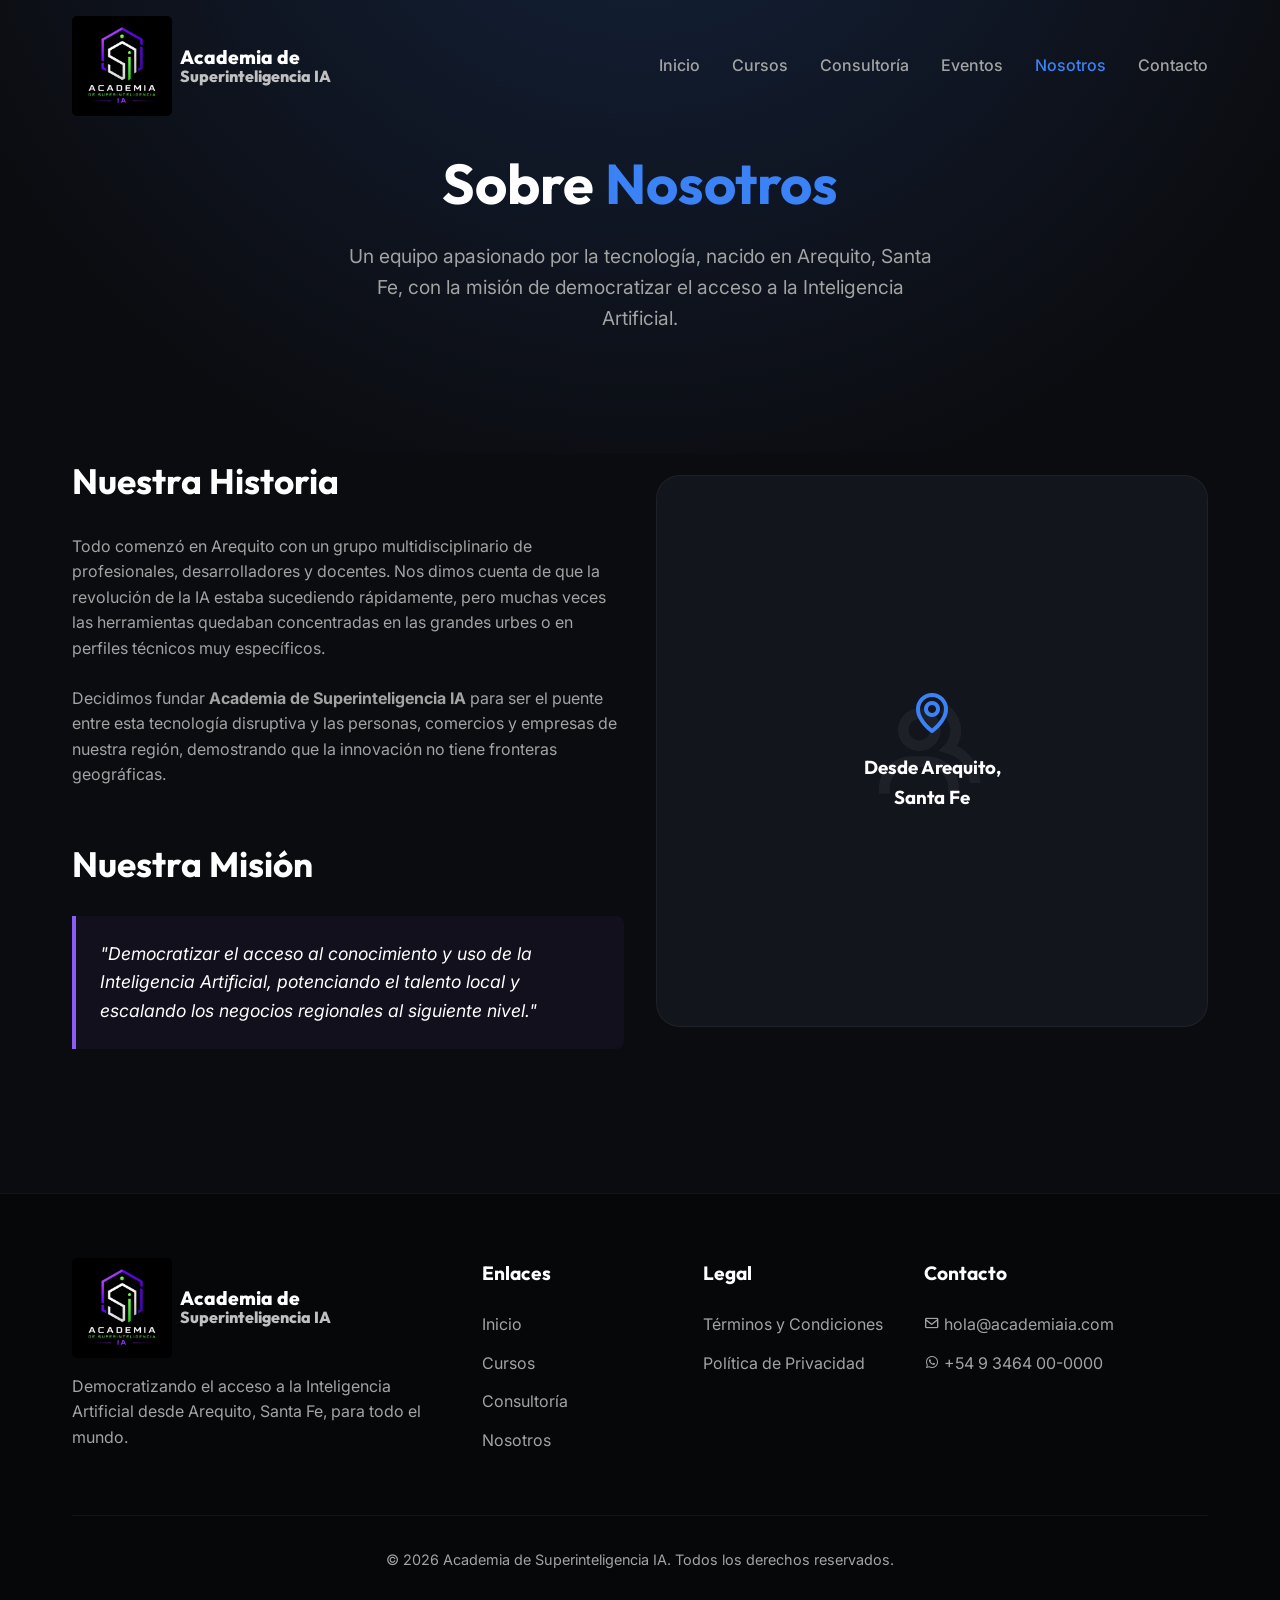
<file: nosotros.html>
<!DOCTYPE html>
<html lang="es">
<head>
    <meta charset="UTF-8">
    <meta name="viewport" content="width=device-width, initial-scale=1.0">
    <title>Nosotros | Academia de Superinteligencia IA</title>
    <meta name="description" content="Conoce la historia de Academia de Superinteligencia IA, nuestro equipo en Arequito y nuestra misión.">
    <!-- Boxicons CSS -->
    <link href='https://unpkg.com/boxicons@2.1.4/css/boxicons.min.css' rel='stylesheet'>
    <!-- Custom CSS -->
    <link rel="stylesheet" href="css/style.css">
</head>
<body>

    <!-- Header / Navbar -->
    <header class="header">
        <div class="container nav-container">
            <a href="index.html" class="logo">
                <img src="assets/img/logo.jpeg" alt="Logo Academia" class="logo-img">
                <div class="logo-text">Academia de <span>Superinteligencia IA</span></div>
            </a>
            
            <nav class="nav-menu">
                <a href="index.html" class="nav-link">Inicio</a>
                <a href="capacitaciones.html" class="nav-link">Cursos</a>
                <a href="servicios.html" class="nav-link">Consultoría</a>
                <a href="eventos.html" class="nav-link">Eventos</a>
                <a href="nosotros.html" class="nav-link active">Nosotros</a>
                <a href="contacto.html" class="nav-link">Contacto</a>
            </nav>

            <button class="hamburger">
                <i class='bx bx-menu'></i>
            </button>
        </div>
    </header>

    <!-- Page Header -->
    <section class="section" style="padding-top: 150px; background: radial-gradient(circle at 50% -50%, rgba(59, 130, 246, 0.2) 0%, rgba(11,12,16,1) 80%);">
        <div class="container text-center">
            <h1 class="hero-title">Sobre <span class="text-gradient">Nosotros</span></h1>
            <p class="hero-subtitle">Un equipo apasionado por la tecnología, nacido en Arequito, Santa Fe, con la misión de democratizar el acceso a la Inteligencia Artificial.</p>
        </div>
    </section>

    <!-- Historia y Misión Section -->
    <section class="section" style="padding-top: 0;">
        <div class="container">
            <div class="grid-2" style="align-items: center;">
                
                <div>
                    <h2 style="font-size: 2.2rem; margin-bottom: 1.5rem; color: var(--text-light);">Nuestra Historia</h2>
                    <p style="color: var(--text-main); margin-bottom: 1.5rem;">
                        Todo comenzó en Arequito con un grupo multidisciplinario de profesionales, desarrolladores y docentes. Nos dimos cuenta de que la revolución de la IA estaba sucediendo rápidamente, pero muchas veces las herramientas quedaban concentradas en las grandes urbes o en perfiles técnicos muy específicos.
                    </p>
                    <p style="color: var(--text-main); margin-bottom: 1.5rem;">
                        Decidimos fundar <strong>Academia de Superinteligencia IA</strong> para ser el puente entre esta tecnología disruptiva y las personas, comercios y empresas de nuestra región, demostrando que la innovación no tiene fronteras geográficas.
                    </p>
                    
                    <h2 style="font-size: 2.2rem; margin-top: 3rem; margin-bottom: 1.5rem; color: var(--text-light);">Nuestra Misión</h2>
                    <div style="background: rgba(139, 92, 246, 0.05); border-left: 4px solid var(--accent-purple); padding: 1.5rem; border-radius: 0 8px 8px 0;">
                        <p style="color: var(--text-light); font-size: 1.1rem; font-style: italic;">
                            "Democratizar el acceso al conocimiento y uso de la Inteligencia Artificial, potenciando el talento local y escalando los negocios regionales al siguiente nivel."
                        </p>
                    </div>
                </div>

                <div style="text-align: center;">
                    <!-- Placeholder visual for team/office -->
                    <div style="width: 100%; aspect-ratio: 1/1; background: var(--bg-card); border-radius: var(--radius-lg); display: flex; align-items: center; justify-content: center; position: relative; overflow: hidden; border: 1px solid rgba(255,255,255,0.05);">
                        <i class='bx bx-group' style="font-size: 8rem; color: rgba(255,255,255,0.05); position: absolute;"></i>
                        <div style="z-index: 1; text-align: center;">
                            <i class='bx bx-map' style="font-size: 3rem; color: var(--accent-blue); margin-bottom: 1rem;"></i>
                            <h3 style="color: var(--text-light);">Desde Arequito,<br>Santa Fe</h3>
                        </div>
                    </div>
                </div>

            </div>
        </div>
    </section>

    <!-- Footer -->
    <footer class="footer">
        <div class="container">
            <div class="footer-grid">
                <div class="footer-col">
                    <a href="index.html" class="logo" style="margin-bottom: 1rem;">
                        <img src="assets/img/logo.jpeg" alt="Logo Academia" class="logo-img">
                        <div class="logo-text">Academia de <span>Superinteligencia IA</span></div>
                    </a>
                    <p style="color: var(--text-main); margin-bottom: 1rem;">
                        Democratizando el acceso a la Inteligencia Artificial desde Arequito, Santa Fe, para todo el mundo.
                    </p>
                </div>
                
                <div class="footer-col">
                    <h4>Enlaces</h4>
                    <div class="footer-links">
                        <a href="index.html">Inicio</a>
                        <a href="capacitaciones.html">Cursos</a>
                        <a href="servicios.html">Consultoría</a>
                        <a href="nosotros.html">Nosotros</a>
                    </div>
                </div>

                <div class="footer-col">
                    <h4>Legal</h4>
                    <div class="footer-links">
                        <a href="#">Términos y Condiciones</a>
                        <a href="#">Política de Privacidad</a>
                    </div>
                </div>

                <div class="footer-col">
                    <h4>Contacto</h4>
                    <div class="footer-links">
                        <a href="mailto:hola@academiaia.com"><i class='bx bx-envelope'></i> hola@academiaia.com</a>
                        <a href="#"><i class='bx bxl-whatsapp'></i> +54 9 3464 00-0000</a>
                    </div>
                </div>
            </div>
            
            <div class="footer-bottom">
                <p>&copy; 2026 Academia de Superinteligencia IA. Todos los derechos reservados.</p>
            </div>
        </div>
    </footer>

    <!-- WhatsApp FAB -->
    <a href="#" class="wa-fab" target="_blank" aria-label="Chat en WhatsApp">
        <i class='bx bxl-whatsapp'></i>
    </a>

    <script src="js/main.js"></script>
</body>
</html>
</file>
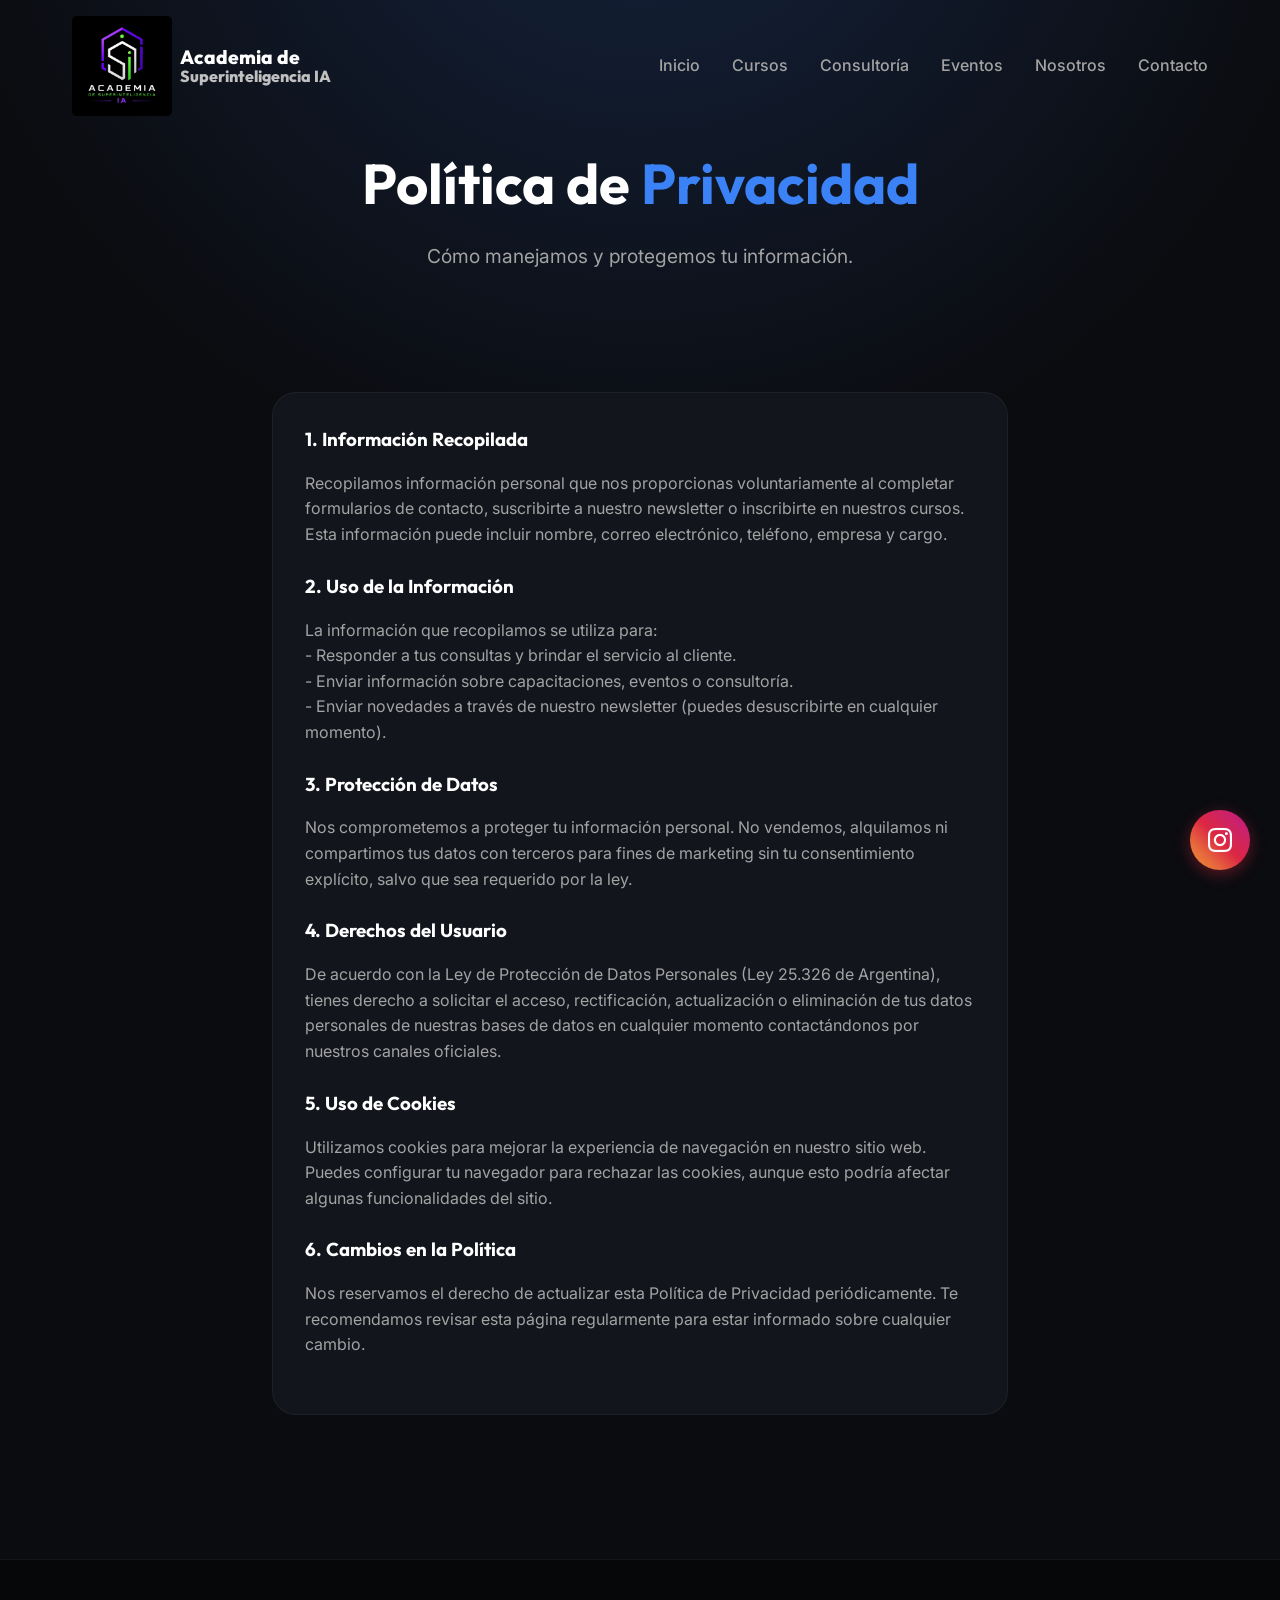
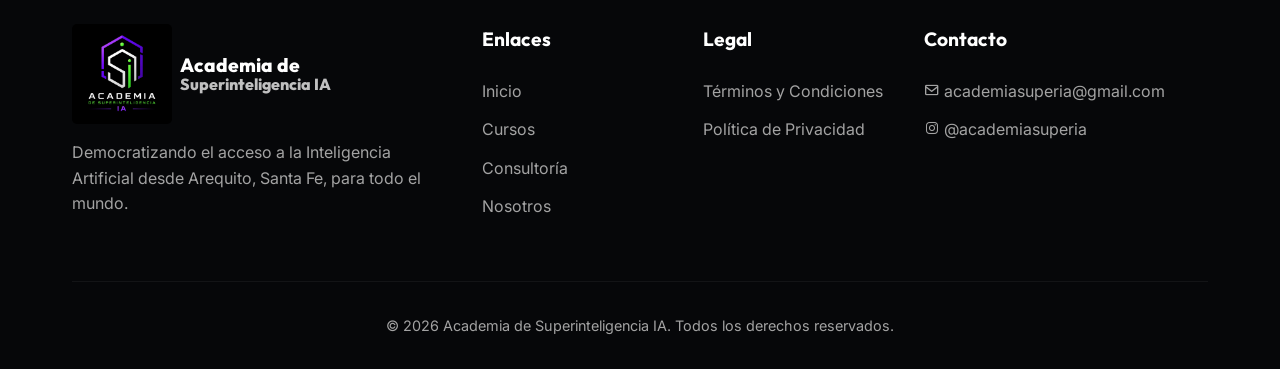
<file: privacidad.html>
<!DOCTYPE html>
<html lang="es">
<head>
    <meta charset="UTF-8">
    <meta name="viewport" content="width=device-width, initial-scale=1.0">
    <title>Política de Privacidad | Academia de Superinteligencia IA</title>
    <meta name="description" content="Política de privacidad y protección de datos personales de Academia de Superinteligencia IA.">
    <!-- Boxicons CSS -->
    <link href='https://unpkg.com/boxicons@2.1.4/css/boxicons.min.css' rel='stylesheet'>
    <!-- Custom CSS -->
    <link rel="stylesheet" href="css/style.css">
</head>
<body>

    <!-- Header / Navbar -->
    <header class="header">
        <div class="container nav-container">
            <a href="index.html" class="logo">
                <img src="assets/img/logo.jpeg" alt="Logo Academia" class="logo-img">
                <div class="logo-text">Academia de <span>Superinteligencia IA</span></div>
            </a>
            
            <nav class="nav-menu">
                <a href="index.html" class="nav-link">Inicio</a>
                <a href="capacitaciones.html" class="nav-link">Cursos</a>
                <a href="servicios.html" class="nav-link">Consultoría</a>
                <a href="eventos.html" class="nav-link">Eventos</a>
                <a href="nosotros.html" class="nav-link">Nosotros</a>
                <a href="contacto.html" class="nav-link">Contacto</a>
            </nav>

            <button class="hamburger">
                <i class='bx bx-menu'></i>
            </button>
        </div>
    </header>

    <!-- Page Header -->
    <section class="section" style="padding-top: 150px; background: radial-gradient(circle at 50% -50%, rgba(59, 130, 246, 0.2) 0%, rgba(11,12,16,1) 80%);">
        <div class="container text-center">
            <h1 class="hero-title">Política de <span class="text-gradient">Privacidad</span></h1>
            <p class="hero-subtitle">Cómo manejamos y protegemos tu información.</p>
        </div>
    </section>

    <!-- Content Section -->
    <section class="section" style="padding-top: 0;">
        <div class="container" style="max-width: 800px;">
            <div style="background: var(--bg-card); padding: 2rem; border-radius: var(--radius-lg); border: 1px solid rgba(255,255,255,0.05);">
                
                <h3 style="color: var(--text-light); margin-bottom: 1rem;">1. Información Recopilada</h3>
                <p style="color: var(--text-main); margin-bottom: 1.5rem;">
                    Recopilamos información personal que nos proporcionas voluntariamente al completar formularios de contacto, suscribirte a nuestro newsletter o inscribirte en nuestros cursos. Esta información puede incluir nombre, correo electrónico, teléfono, empresa y cargo.
                </p>

                <h3 style="color: var(--text-light); margin-bottom: 1rem;">2. Uso de la Información</h3>
                <p style="color: var(--text-main); margin-bottom: 1.5rem;">
                    La información que recopilamos se utiliza para:
                    <br>- Responder a tus consultas y brindar el servicio al cliente.
                    <br>- Enviar información sobre capacitaciones, eventos o consultoría.
                    <br>- Enviar novedades a través de nuestro newsletter (puedes desuscribirte en cualquier momento).
                </p>

                <h3 style="color: var(--text-light); margin-bottom: 1rem;">3. Protección de Datos</h3>
                <p style="color: var(--text-main); margin-bottom: 1.5rem;">
                    Nos comprometemos a proteger tu información personal. No vendemos, alquilamos ni compartimos tus datos con terceros para fines de marketing sin tu consentimiento explícito, salvo que sea requerido por la ley.
                </p>

                <h3 style="color: var(--text-light); margin-bottom: 1rem;">4. Derechos del Usuario</h3>
                <p style="color: var(--text-main); margin-bottom: 1.5rem;">
                    De acuerdo con la Ley de Protección de Datos Personales (Ley 25.326 de Argentina), tienes derecho a solicitar el acceso, rectificación, actualización o eliminación de tus datos personales de nuestras bases de datos en cualquier momento contactándonos por nuestros canales oficiales.
                </p>

                <h3 style="color: var(--text-light); margin-bottom: 1rem;">5. Uso de Cookies</h3>
                <p style="color: var(--text-main); margin-bottom: 1.5rem;">
                    Utilizamos cookies para mejorar la experiencia de navegación en nuestro sitio web. Puedes configurar tu navegador para rechazar las cookies, aunque esto podría afectar algunas funcionalidades del sitio.
                </p>

                <h3 style="color: var(--text-light); margin-bottom: 1rem;">6. Cambios en la Política</h3>
                <p style="color: var(--text-main); margin-bottom: 1.5rem;">
                    Nos reservamos el derecho de actualizar esta Política de Privacidad periódicamente. Te recomendamos revisar esta página regularmente para estar informado sobre cualquier cambio.
                </p>

            </div>
        </div>
    </section>

    <!-- Footer -->
    <footer class="footer">
        <div class="container">
            <div class="footer-grid">
                <div class="footer-col">
                    <a href="index.html" class="logo" style="margin-bottom: 1rem;">
                        <img src="assets/img/logo.jpeg" alt="Logo Academia" class="logo-img">
                        <div class="logo-text">Academia de <span>Superinteligencia IA</span></div>
                    </a>
                    <p style="color: var(--text-main); margin-bottom: 1rem;">
                        Democratizando el acceso a la Inteligencia Artificial desde Arequito, Santa Fe, para todo el mundo.
                    </p>
                </div>
                
                <div class="footer-col">
                    <h4>Enlaces</h4>
                    <div class="footer-links">
                        <a href="index.html">Inicio</a>
                        <a href="capacitaciones.html">Cursos</a>
                        <a href="servicios.html">Consultoría</a>
                        <a href="nosotros.html">Nosotros</a>
                    </div>
                </div>

                <div class="footer-col">
                    <h4>Legal</h4>
                    <div class="footer-links">
                        <a href="terminos.html">Términos y Condiciones</a>
                        <a href="privacidad.html">Política de Privacidad</a>
                    </div>
                </div>

                <div class="footer-col">
                    <h4>Contacto</h4>
                    <div class="footer-links">
                        <a href="mailto:academiasuperia@gmail.com"><i class='bx bx-envelope'></i> academiasuperia@gmail.com</a>
                        <a href="https://www.instagram.com/academiasuperia/" target="_blank"><i class='bx bxl-instagram'></i> @academiasuperia</a>
                    </div>
                </div>
            </div>
            
            <div class="footer-bottom">
                <p>&copy; 2026 Academia de Superinteligencia IA. Todos los derechos reservados.</p>
            </div>
        </div>
    </footer>

    <!-- Instagram FAB -->
    <a href="https://www.instagram.com/academiasuperia/" class="ig-fab" target="_blank" aria-label="Contacto en Instagram">
        <i class='bx bxl-instagram'></i>
    </a>

    <script src="js/main.js"></script>
</body>
</html>
</file>
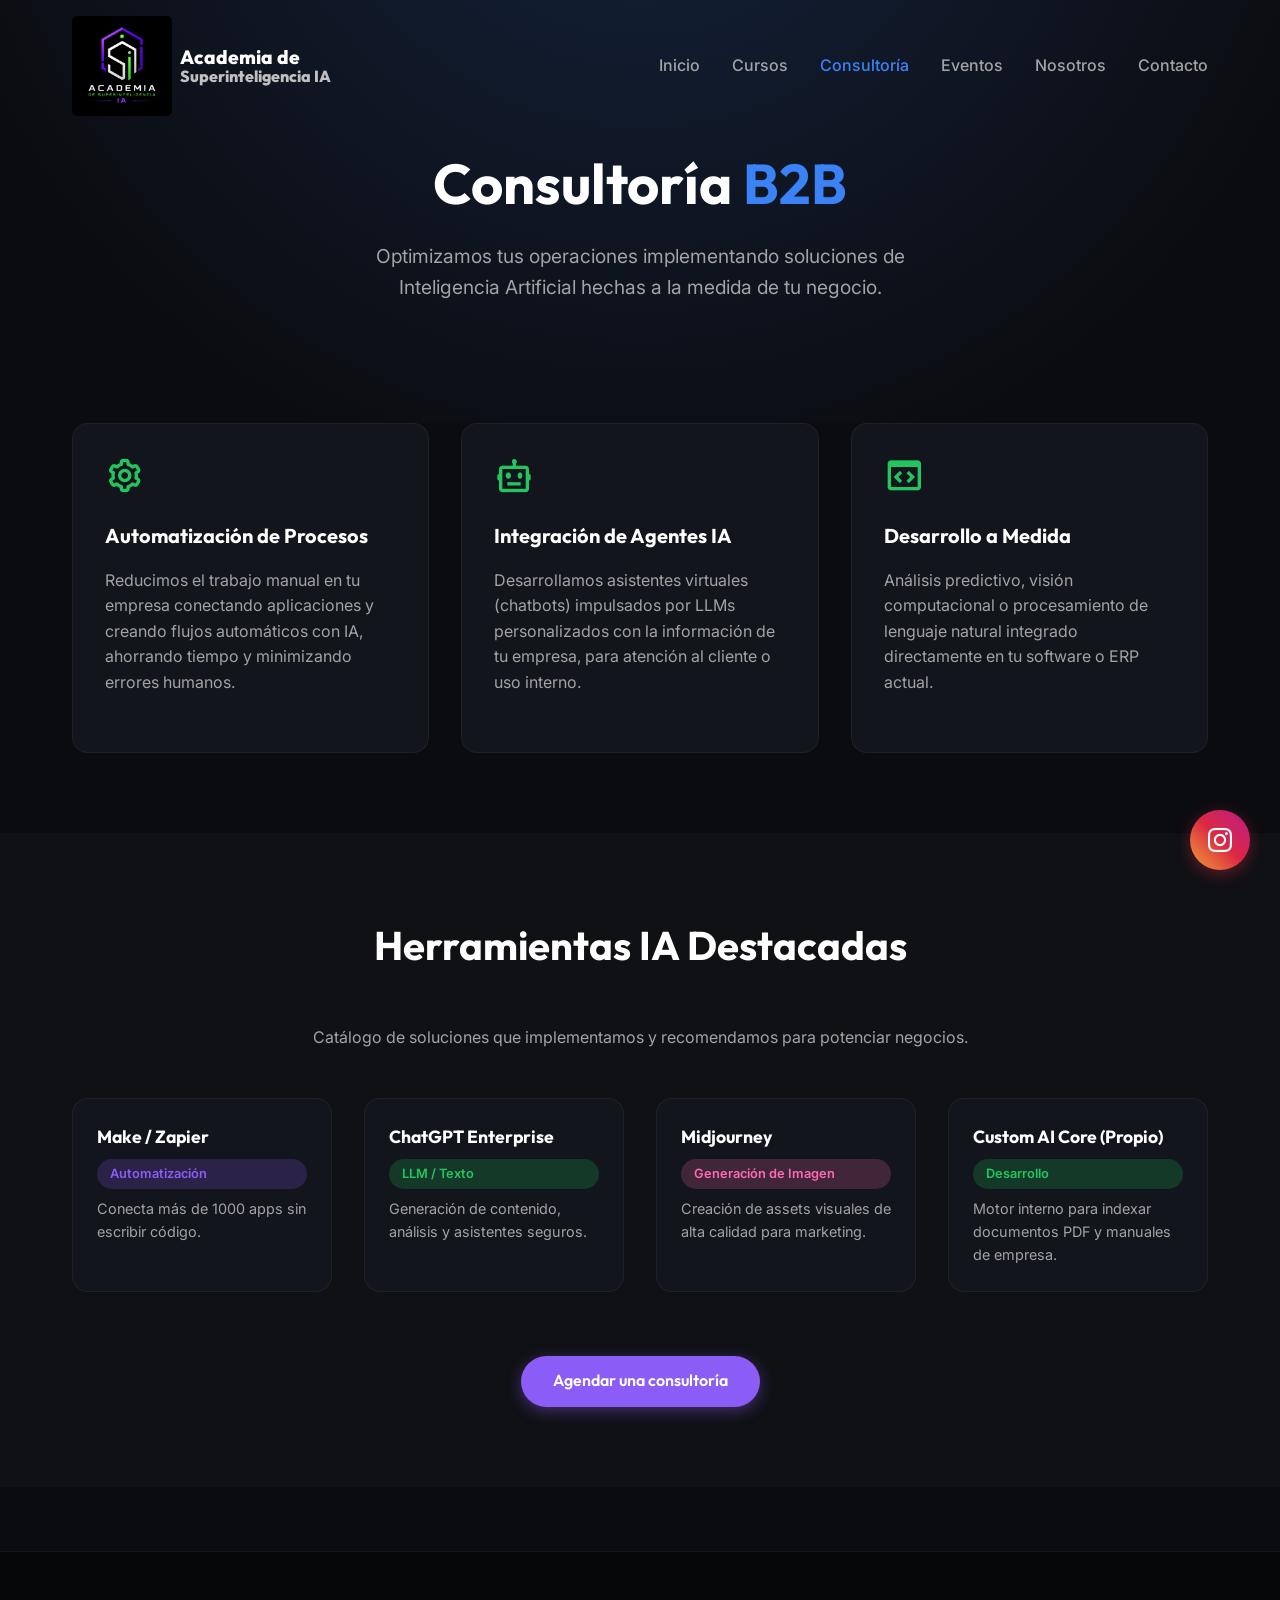
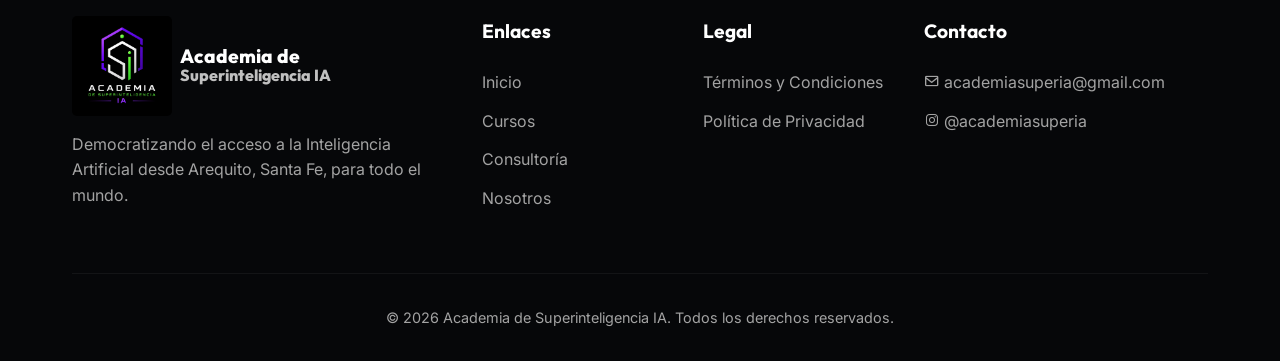
<file: servicios.html>
<!DOCTYPE html>
<html lang="es">
<head>
    <meta charset="UTF-8">
    <meta name="viewport" content="width=device-width, initial-scale=1.0">
    <title>Servicios y Consultoría | Academia de Superinteligencia IA</title>
    <meta name="description" content="Servicios de consultoría B2B, integración de IA y automatización de procesos para empresas.">
    <!-- Boxicons CSS -->
    <link href='https://unpkg.com/boxicons@2.1.4/css/boxicons.min.css' rel='stylesheet'>
    <!-- Custom CSS -->
    <link rel="stylesheet" href="css/style.css">
</head>
<body>

    <!-- Header / Navbar -->
    <header class="header">
        <div class="container nav-container">
            <a href="index.html" class="logo">
                <img src="assets/img/logo.jpeg" alt="Logo Academia" class="logo-img">
                <div class="logo-text">Academia de <span>Superinteligencia IA</span></div>
            </a>
            
            <nav class="nav-menu">
                <a href="index.html" class="nav-link">Inicio</a>
                <a href="capacitaciones.html" class="nav-link">Cursos</a>
                <a href="servicios.html" class="nav-link active">Consultoría</a>
                <a href="eventos.html" class="nav-link">Eventos</a>
                <a href="nosotros.html" class="nav-link">Nosotros</a>
                <a href="contacto.html" class="nav-link">Contacto</a>
            </nav>

            <button class="hamburger">
                <i class='bx bx-menu'></i>
            </button>
        </div>
    </header>

    <!-- Page Header -->
    <section class="section" style="padding-top: 150px; background: radial-gradient(circle at 50% -50%, rgba(59, 130, 246, 0.2) 0%, rgba(11,12,16,1) 80%);">
        <div class="container text-center">
            <h1 class="hero-title">Consultoría <span class="text-gradient">B2B</span></h1>
            <p class="hero-subtitle">Optimizamos tus operaciones implementando soluciones de Inteligencia Artificial hechas a la medida de tu negocio.</p>
        </div>
    </section>

    <!-- Servicios Section -->
    <section class="section" style="padding-top: 0;">
        <div class="container">
            <div class="grid-3">
                <div class="card">
                    <i class='bx bx-cog card-icon'></i>
                    <h3 class="card-title">Automatización de Procesos</h3>
                    <p class="card-desc">Reducimos el trabajo manual en tu empresa conectando aplicaciones y creando flujos automáticos con IA, ahorrando tiempo y minimizando errores humanos.</p>
                </div>
                
                <div class="card">
                    <i class='bx bx-bot card-icon'></i>
                    <h3 class="card-title">Integración de Agentes IA</h3>
                    <p class="card-desc">Desarrollamos asistentes virtuales (chatbots) impulsados por LLMs personalizados con la información de tu empresa, para atención al cliente o uso interno.</p>
                </div>

                <div class="card">
                    <i class='bx bx-code-block card-icon'></i>
                    <h3 class="card-title">Desarrollo a Medida</h3>
                    <p class="card-desc">Análisis predictivo, visión computacional o procesamiento de lenguaje natural integrado directamente en tu software o ERP actual.</p>
                </div>
            </div>
        </div>
    </section>

    <!-- Herramientas Recomendadas -->
    <section class="section" style="background: rgba(255,255,255,0.02);">
        <div class="container">
            <h2 class="section-title">Herramientas IA Destacadas</h2>
            <p class="text-center" style="margin-bottom: 3rem; color: var(--text-main);">Catálogo de soluciones que implementamos y recomendamos para potenciar negocios.</p>
            
            <div class="grid-4">
                <div class="card" style="padding: 1.5rem;">
                    <h4 style="font-size: 1.1rem; margin-bottom: 0.5rem; color: var(--text-light);">Make / Zapier</h4>
                    <span class="badge" style="margin-bottom: 0.5rem;">Automatización</span>
                    <p style="font-size: 0.9rem; color: var(--text-main);">Conecta más de 1000 apps sin escribir código.</p>
                </div>
                
                <div class="card" style="padding: 1.5rem;">
                    <h4 style="font-size: 1.1rem; margin-bottom: 0.5rem; color: var(--text-light);">ChatGPT Enterprise</h4>
                    <span class="badge" style="margin-bottom: 0.5rem; background: rgba(34, 197, 94, 0.2); color: #22c55e;">LLM / Texto</span>
                    <p style="font-size: 0.9rem; color: var(--text-main);">Generación de contenido, análisis y asistentes seguros.</p>
                </div>
                
                <div class="card" style="padding: 1.5rem;">
                    <h4 style="font-size: 1.1rem; margin-bottom: 0.5rem; color: var(--text-light);">Midjourney</h4>
                    <span class="badge" style="margin-bottom: 0.5rem; background: rgba(255, 105, 180, 0.2); color: #FF69B4;">Generación de Imagen</span>
                    <p style="font-size: 0.9rem; color: var(--text-main);">Creación de assets visuales de alta calidad para marketing.</p>
                </div>

                <div class="card" style="padding: 1.5rem;">
                    <h4 style="font-size: 1.1rem; margin-bottom: 0.5rem; color: var(--text-light);">Custom AI Core (Propio)</h4>
                    <span class="badge" style="margin-bottom: 0.5rem; background: rgba(34, 197, 94, 0.2); color: #22c55e;">Desarrollo</span>
                    <p style="font-size: 0.9rem; color: var(--text-main);">Motor interno para indexar documentos PDF y manuales de empresa.</p>
                </div>
            </div>

            <div class="text-center" style="margin-top: 4rem;">
                <a href="contacto.html" class="btn btn-primary">Agendar una consultoría</a>
            </div>
        </div>
    </section>

    <!-- Footer -->
    <footer class="footer">
        <!-- ...Footer idéntico a index.html... -->
        <div class="container">
            <div class="footer-grid">
                <div class="footer-col">
                    <a href="index.html" class="logo" style="margin-bottom: 1rem;">
                        <img src="assets/img/logo.jpeg" alt="Logo Academia" class="logo-img">
                        <div class="logo-text">Academia de <span>Superinteligencia IA</span></div>
                    </a>
                    <p style="color: var(--text-main); margin-bottom: 1rem;">
                        Democratizando el acceso a la Inteligencia Artificial desde Arequito, Santa Fe, para todo el mundo.
                    </p>
                </div>
                
                <div class="footer-col">
                    <h4>Enlaces</h4>
                    <div class="footer-links">
                        <a href="index.html">Inicio</a>
                        <a href="capacitaciones.html">Cursos</a>
                        <a href="servicios.html">Consultoría</a>
                        <a href="nosotros.html">Nosotros</a>
                    </div>
                </div>

                <div class="footer-col">
                    <h4>Legal</h4>
                    <div class="footer-links">
                        <a href="terminos.html">Términos y Condiciones</a>
                        <a href="privacidad.html">Política de Privacidad</a>
                    </div>
                </div>

                <div class="footer-col">
                    <h4>Contacto</h4>
                    <div class="footer-links">
                        <a href="mailto:academiasuperia@gmail.com"><i class='bx bx-envelope'></i> academiasuperia@gmail.com</a>
                        <a href="https://www.instagram.com/academiasuperia/" target="_blank"><i class='bx bxl-instagram'></i> @academiasuperia</a>
                    </div>
                </div>
            </div>
            
            <div class="footer-bottom">
                <p>&copy; 2026 Academia de Superinteligencia IA. Todos los derechos reservados.</p>
            </div>
        </div>
    </footer>

    <!-- Instagram FAB -->
    <a href="https://www.instagram.com/academiasuperia/" class="ig-fab" target="_blank" aria-label="Contacto en Instagram">
        <i class='bx bxl-instagram'></i>
    </a>

    <script src="js/main.js"></script>
</body>
</html>
</file>
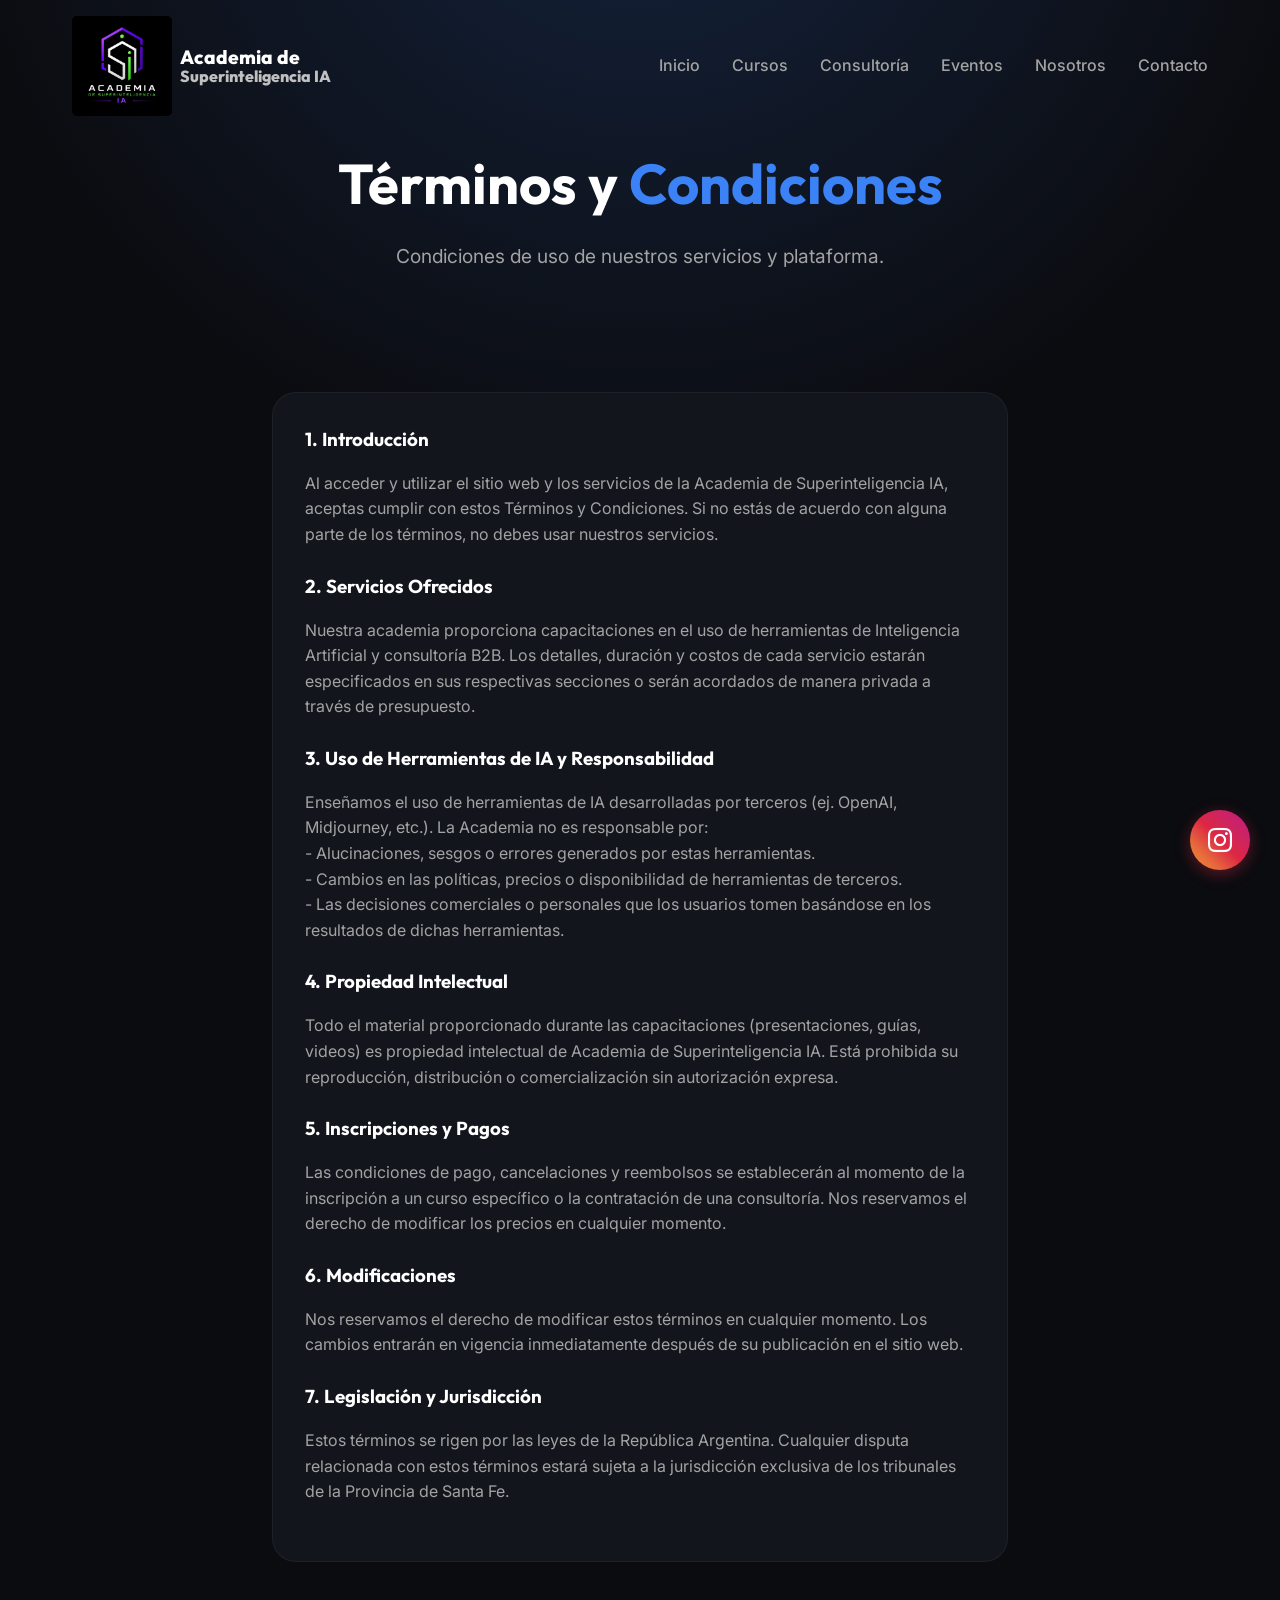
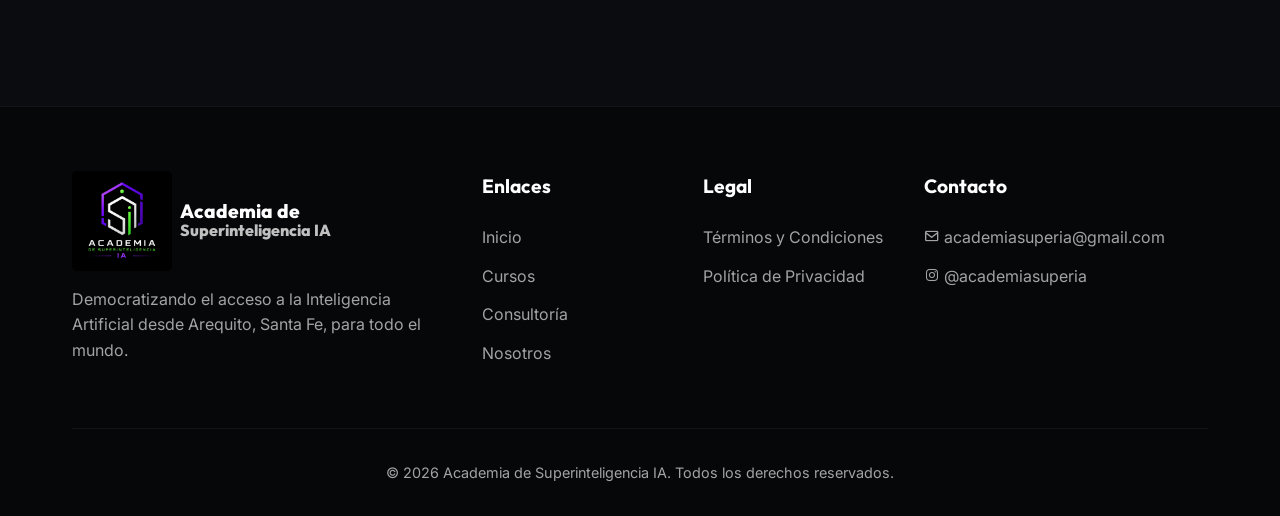
<file: terminos.html>
<!DOCTYPE html>
<html lang="es">
<head>
    <meta charset="UTF-8">
    <meta name="viewport" content="width=device-width, initial-scale=1.0">
    <title>Términos y Condiciones | Academia de Superinteligencia IA</title>
    <meta name="description" content="Términos y condiciones de uso de la plataforma y servicios de Academia de Superinteligencia IA.">
    <!-- Boxicons CSS -->
    <link href='https://unpkg.com/boxicons@2.1.4/css/boxicons.min.css' rel='stylesheet'>
    <!-- Custom CSS -->
    <link rel="stylesheet" href="css/style.css">
</head>
<body>

    <!-- Header / Navbar -->
    <header class="header">
        <div class="container nav-container">
            <a href="index.html" class="logo">
                <img src="assets/img/logo.jpeg" alt="Logo Academia" class="logo-img">
                <div class="logo-text">Academia de <span>Superinteligencia IA</span></div>
            </a>
            
            <nav class="nav-menu">
                <a href="index.html" class="nav-link">Inicio</a>
                <a href="capacitaciones.html" class="nav-link">Cursos</a>
                <a href="servicios.html" class="nav-link">Consultoría</a>
                <a href="eventos.html" class="nav-link">Eventos</a>
                <a href="nosotros.html" class="nav-link">Nosotros</a>
                <a href="contacto.html" class="nav-link">Contacto</a>
            </nav>

            <button class="hamburger">
                <i class='bx bx-menu'></i>
            </button>
        </div>
    </header>

    <!-- Page Header -->
    <section class="section" style="padding-top: 150px; background: radial-gradient(circle at 50% -50%, rgba(59, 130, 246, 0.2) 0%, rgba(11,12,16,1) 80%);">
        <div class="container text-center">
            <h1 class="hero-title">Términos y <span class="text-gradient">Condiciones</span></h1>
            <p class="hero-subtitle">Condiciones de uso de nuestros servicios y plataforma.</p>
        </div>
    </section>

    <!-- Content Section -->
    <section class="section" style="padding-top: 0;">
        <div class="container" style="max-width: 800px;">
            <div style="background: var(--bg-card); padding: 2rem; border-radius: var(--radius-lg); border: 1px solid rgba(255,255,255,0.05);">
                
                <h3 style="color: var(--text-light); margin-bottom: 1rem;">1. Introducción</h3>
                <p style="color: var(--text-main); margin-bottom: 1.5rem;">
                    Al acceder y utilizar el sitio web y los servicios de la Academia de Superinteligencia IA, aceptas cumplir con estos Términos y Condiciones. Si no estás de acuerdo con alguna parte de los términos, no debes usar nuestros servicios.
                </p>

                <h3 style="color: var(--text-light); margin-bottom: 1rem;">2. Servicios Ofrecidos</h3>
                <p style="color: var(--text-main); margin-bottom: 1.5rem;">
                    Nuestra academia proporciona capacitaciones en el uso de herramientas de Inteligencia Artificial y consultoría B2B. Los detalles, duración y costos de cada servicio estarán especificados en sus respectivas secciones o serán acordados de manera privada a través de presupuesto.
                </p>

                <h3 style="color: var(--text-light); margin-bottom: 1rem;">3. Uso de Herramientas de IA y Responsabilidad</h3>
                <p style="color: var(--text-main); margin-bottom: 1.5rem;">
                    Enseñamos el uso de herramientas de IA desarrolladas por terceros (ej. OpenAI, Midjourney, etc.). La Academia no es responsable por:
                    <br>- Alucinaciones, sesgos o errores generados por estas herramientas.
                    <br>- Cambios en las políticas, precios o disponibilidad de herramientas de terceros.
                    <br>- Las decisiones comerciales o personales que los usuarios tomen basándose en los resultados de dichas herramientas.
                </p>

                <h3 style="color: var(--text-light); margin-bottom: 1rem;">4. Propiedad Intelectual</h3>
                <p style="color: var(--text-main); margin-bottom: 1.5rem;">
                    Todo el material proporcionado durante las capacitaciones (presentaciones, guías, videos) es propiedad intelectual de Academia de Superinteligencia IA. Está prohibida su reproducción, distribución o comercialización sin autorización expresa.
                </p>

                <h3 style="color: var(--text-light); margin-bottom: 1rem;">5. Inscripciones y Pagos</h3>
                <p style="color: var(--text-main); margin-bottom: 1.5rem;">
                    Las condiciones de pago, cancelaciones y reembolsos se establecerán al momento de la inscripción a un curso específico o la contratación de una consultoría. Nos reservamos el derecho de modificar los precios en cualquier momento.
                </p>

                <h3 style="color: var(--text-light); margin-bottom: 1rem;">6. Modificaciones</h3>
                <p style="color: var(--text-main); margin-bottom: 1.5rem;">
                    Nos reservamos el derecho de modificar estos términos en cualquier momento. Los cambios entrarán en vigencia inmediatamente después de su publicación en el sitio web.
                </p>

                <h3 style="color: var(--text-light); margin-bottom: 1rem;">7. Legislación y Jurisdicción</h3>
                <p style="color: var(--text-main); margin-bottom: 1.5rem;">
                    Estos términos se rigen por las leyes de la República Argentina. Cualquier disputa relacionada con estos términos estará sujeta a la jurisdicción exclusiva de los tribunales de la Provincia de Santa Fe.
                </p>

            </div>
        </div>
    </section>

    <!-- Footer -->
    <footer class="footer">
        <div class="container">
            <div class="footer-grid">
                <div class="footer-col">
                    <a href="index.html" class="logo" style="margin-bottom: 1rem;">
                        <img src="assets/img/logo.jpeg" alt="Logo Academia" class="logo-img">
                        <div class="logo-text">Academia de <span>Superinteligencia IA</span></div>
                    </a>
                    <p style="color: var(--text-main); margin-bottom: 1rem;">
                        Democratizando el acceso a la Inteligencia Artificial desde Arequito, Santa Fe, para todo el mundo.
                    </p>
                </div>
                
                <div class="footer-col">
                    <h4>Enlaces</h4>
                    <div class="footer-links">
                        <a href="index.html">Inicio</a>
                        <a href="capacitaciones.html">Cursos</a>
                        <a href="servicios.html">Consultoría</a>
                        <a href="nosotros.html">Nosotros</a>
                    </div>
                </div>

                <div class="footer-col">
                    <h4>Legal</h4>
                    <div class="footer-links">
                        <a href="terminos.html">Términos y Condiciones</a>
                        <a href="privacidad.html">Política de Privacidad</a>
                    </div>
                </div>

                <div class="footer-col">
                    <h4>Contacto</h4>
                    <div class="footer-links">
                        <a href="mailto:academiasuperia@gmail.com"><i class='bx bx-envelope'></i> academiasuperia@gmail.com</a>
                        <a href="https://www.instagram.com/academiasuperia/" target="_blank"><i class='bx bxl-instagram'></i> @academiasuperia</a>
                    </div>
                </div>
            </div>
            
            <div class="footer-bottom">
                <p>&copy; 2026 Academia de Superinteligencia IA. Todos los derechos reservados.</p>
            </div>
        </div>
    </footer>

    <!-- Instagram FAB -->
    <a href="https://www.instagram.com/academiasuperia/" class="ig-fab" target="_blank" aria-label="Contacto en Instagram">
        <i class='bx bxl-instagram'></i>
    </a>

    <script src="js/main.js"></script>
</body>
</html>
</file>
<file: css/style.css>
@import url('https://fonts.googleapis.com/css2?family=Inter:wght@300;400;500;600&family=Outfit:wght@400;500;700;800&display=swap');

:root {
  --bg-main: #0B0C10; /* Negro */
  --bg-card: #12151c; /* Fondo tarjetas (negro azulado) */
  --bg-glass: rgba(18, 21, 28, 0.7);
  --text-main: #a3a3a3; /* Gris claro para textos */
  --text-light: #ffffff; /* Blanco para encabezados */
  
  /* Nueva Paleta: Negro, Azul, Gris Plata, Verde, Violeta, Blanco */
  --accent-blue: #3b82f6; /* Azul para IA */
  --accent-silver: #c0c0c0; /* Gris Plata para IA */
  --accent-green: #22c55e; /* Verde para el resto */
  --accent-purple: #8b5cf6; /* Violeta para atención/importante */
  
  --font-body: 'Inter', sans-serif;
  --font-heading: 'Outfit', sans-serif;
  
  --transition: all 0.3s ease;
  --radius-sm: 8px;
  --radius-md: 16px;
  --radius-lg: 24px;
}

* {
  margin: 0;
  padding: 0;
  box-sizing: border-box;
}

body {
  font-family: var(--font-body);
  background-color: var(--bg-main);
  color: var(--text-main);
  line-height: 1.6;
  overflow-x: hidden;
}

h1, h2, h3, h4, h5, h6 {
  font-family: var(--font-heading);
  color: var(--text-light);
  font-weight: 700;
}

a {
  text-decoration: none;
  color: inherit;
  transition: var(--transition);
}

ul {
  list-style: none;
}

img {
  max-width: 100%;
  height: auto;
  display: block;
}

/* Color sólido para textos destacados (IA -> Azul) */
.text-gradient {
  color: var(--accent-blue);
}

.text-center { text-align: center; }

/* Layout */
.container {
  width: 100%;
  max-width: 1200px;
  margin: 0 auto;
  padding: 0 2rem;
}

.section {
  padding: 5rem 0;
}

.section-title {
  font-size: 2.5rem;
  margin-bottom: 3rem;
  text-align: center;
}

/* Buttons */
.btn {
  display: inline-block;
  padding: 0.8rem 2rem;
  border-radius: 50px;
  font-family: var(--font-heading);
  font-weight: 600;
  font-size: 1rem;
  cursor: pointer;
  transition: var(--transition);
  border: none;
  text-align: center;
}

/* Llamado de atención -> Violeta */
.btn-primary {
  background: var(--accent-purple);
  color: #fff;
  box-shadow: 0 4px 15px rgba(139, 92, 246, 0.4);
}

.btn-primary:hover {
  transform: translateY(-3px);
  box-shadow: 0 6px 20px rgba(139, 92, 246, 0.6);
}

/* Resto -> Verde */
.btn-outline {
  background: transparent;
  color: var(--accent-green);
  border: 2px solid var(--accent-green);
}

.btn-outline:hover {
  background: rgba(34, 197, 94, 0.1);
  transform: translateY(-3px);
}

/* Header & Nav */
.header {
  position: fixed;
  top: 0;
  left: 0;
  width: 100%;
  z-index: 1000;
  padding: 1rem 0;
  transition: var(--transition);
}

.header.scrolled {
  background: var(--bg-glass);
  backdrop-filter: blur(10px);
  -webkit-backdrop-filter: blur(10px);
  box-shadow: 0 4px 30px rgba(0, 0, 0, 0.5);
  padding: 0.8rem 0;
}

.nav-container {
  display: flex;
  justify-content: space-between;
  align-items: center;
}

.logo {
  font-family: var(--font-heading);
  font-size: 1.5rem;
  font-weight: 800;
  color: var(--text-light);
  display: flex;
  align-items: center;
  gap: 0.5rem;
}

/* Logo highlight -> Azul / Plata */
.logo span {
  color: var(--accent-silver);
}

.logo-text {
  display: flex;
  flex-direction: column;
  line-height: 1.1;
  font-size: 1.2rem;
}

.logo-text span {
  font-size: 1rem;
}

.logo-img {
  width: 100px;
  height: auto;
  border-radius: 5px;
}

.nav-menu {
  display: flex;
  gap: 2rem;
  align-items: center;
}

.nav-link {
  font-weight: 500;
  font-size: 1rem;
  color: var(--text-main);
}

.nav-link:hover, .nav-link.active {
  color: var(--accent-blue);
}

.hamburger {
  display: none;
  cursor: pointer;
  background: none;
  border: none;
  color: var(--text-light);
  font-size: 1.5rem;
}

/* Hero Section Animada con Video de Fondo */
.hero {
  min-height: 100vh;
  display: flex;
  align-items: center;
  position: relative;
  overflow: hidden;
  padding-top: 80px;
}

.hero-bg-video {
  position: absolute;
  top: 0;
  left: 0;
  width: 100%;
  height: 100%;
  object-fit: cover;
  z-index: 0;
  filter: blur(4px) brightness(0.8); /* Menos borroso y mucho más brillante */
}

.mobile-video {
  display: none;
}

.hero-overlay {
  position: absolute;
  top: 0;
  left: 0;
  width: 100%;
  height: 100%;
  background: linear-gradient(to bottom, rgba(11, 12, 16, 0.1) 0%, rgba(11, 12, 16, 0.9) 100%);
  z-index: 1;
}

.hero-content {
  max-width: 800px;
  margin: 0 auto;
  text-align: center;
}

.hero-title {
  font-size: 3.5rem;
  line-height: 1.2;
  margin-bottom: 1.5rem;
}

.hero-subtitle {
  font-size: 1.2rem;
  margin-bottom: 2.5rem;
  color: var(--text-main);
  max-width: 600px;
  margin-left: auto;
  margin-right: auto;
}

.hero-btns {
  display: flex;
  gap: 1rem;
  justify-content: center;
}

/* Cards / Features */
.grid-2 {
  display: grid;
  grid-template-columns: repeat(2, 1fr);
  gap: 2rem;
}

.grid-3 {
  display: grid;
  grid-template-columns: repeat(3, 1fr);
  gap: 2rem;
}

.grid-4 {
  display: grid;
  grid-template-columns: repeat(4, 1fr);
  gap: 2rem;
}

.card {
  background: var(--bg-card);
  border: 1px solid rgba(255, 255, 255, 0.05);
  border-radius: var(--radius-md);
  padding: 2rem;
  transition: var(--transition);
  position: relative;
  overflow: hidden;
  display: flex;
  flex-direction: column;
}

.card:hover {
  transform: translateY(-10px);
  border-color: rgba(34, 197, 94, 0.3); /* Hover general verde */
  box-shadow: 0 10px 30px rgba(0, 0, 0, 0.5);
}

.card-icon {
  font-size: 2.5rem;
  margin-bottom: 1.5rem;
  color: var(--accent-green); /* Iconos de tarjeta en verde */
}

.card-title {
  font-size: 1.25rem;
  margin-bottom: 1rem;
}

.card-desc {
  color: var(--text-main);
  margin-bottom: 1.5rem;
  flex-grow: 1;
}

/* Tabs */
.tabs {
  display: flex;
  justify-content: center;
  gap: 1rem;
  margin-bottom: 3rem;
}

.tab-btn {
  background: var(--bg-card);
  color: var(--text-main);
  border: 1px solid rgba(255,255,255,0.1);
  padding: 0.8rem 2rem;
  border-radius: 50px;
  cursor: pointer;
  font-family: var(--font-heading);
  font-weight: 600;
  transition: var(--transition);
}

/* Tab Activo -> Azul */
.tab-btn.active, .tab-btn:hover {
  background: var(--accent-blue);
  color: #fff;
  border-color: var(--accent-blue);
}

.tab-content {
  display: none;
}

.tab-content.active {
  display: block;
  animation: fadeIn 0.5s ease;
}

@keyframes fadeIn {
  from { opacity: 0; transform: translateY(10px); }
  to { opacity: 1; transform: translateY(0); }
}

/* Badges (Infos importantes -> Violeta) */
.badge {
  display: inline-block;
  padding: 0.3rem 0.8rem;
  border-radius: 50px;
  font-size: 0.8rem;
  font-weight: 600;
  background: rgba(139, 92, 246, 0.2);
  color: var(--accent-purple);
  margin-bottom: 1rem;
}

/* Forms */
.form-group {
  margin-bottom: 1.5rem;
}

.form-label {
  display: block;
  margin-bottom: 0.5rem;
  font-weight: 500;
}

.form-control {
  width: 100%;
  padding: 1rem;
  background: rgba(255,255,255,0.05);
  border: 1px solid rgba(255,255,255,0.1);
  border-radius: var(--radius-sm);
  color: var(--text-light);
  font-family: var(--font-body);
  transition: var(--transition);
}

.form-control:focus {
  outline: none;
  border-color: var(--accent-blue);
  background: rgba(255,255,255,0.08);
}

.form-control option {
  background-color: var(--bg-card);
  color: var(--text-light);
}

.form-control option:disabled {
  color: var(--text-main);
}

/* Footer */
.footer {
  background: #060709;
  padding: 4rem 0 2rem;
  margin-top: 4rem;
  border-top: 1px solid rgba(255,255,255,0.05);
}

.footer-grid {
  display: grid;
  grid-template-columns: 2fr 1fr 1fr 1.5fr;
  gap: 2rem;
  margin-bottom: 3rem;
}

.footer-col h4 {
  font-size: 1.2rem;
  margin-bottom: 1.5rem;
  color: var(--text-light);
}

.footer-links {
  display: flex;
  flex-direction: column;
  gap: 0.8rem;
}

.footer-links a:hover {
  color: var(--accent-green);
}

.footer-bottom {
  text-align: center;
  padding-top: 2rem;
  border-top: 1px solid rgba(255,255,255,0.05);
  font-size: 0.9rem;
}

/* Instagram FAB */
.ig-fab {
  position: fixed;
  bottom: 30px;
  right: 30px;
  width: 60px;
  height: 60px;
  background: linear-gradient(45deg, #f09433 0%, #e6683c 25%, #dc2743 50%, #cc2366 75%, #bc1888 100%);
  color: white;
  border-radius: 50%;
  display: flex;
  align-items: center;
  justify-content: center;
  font-size: 2rem;
  box-shadow: 0 4px 15px rgba(220, 39, 67, 0.4);
  z-index: 1000;
  transition: var(--transition);
}

.ig-fab:hover {
  transform: scale(1.1);
  box-shadow: 0 6px 20px rgba(220, 39, 67, 0.6);
}

/* Brand Grid & Brand Card Styles */
.brand-grid {
  display: grid;
  grid-template-columns: repeat(4, 1fr);
  gap: 2rem;
}

.brand-logo-card {
  background: #141722;
  border: 1px solid rgba(255, 255, 255, 0.08);
  border-radius: var(--radius-md);
  padding: 2.5rem 1.5rem;
  display: flex;
  flex-direction: column;
  align-items: center;
  justify-content: center;
  gap: 0.8rem;
  transition: var(--transition);
  filter: grayscale(40%) opacity(0.85);
  cursor: pointer;
  box-shadow: 0 4px 20px rgba(0, 0, 0, 0.3);
}

.brand-logo-card:hover {
  filter: grayscale(0%) opacity(1);
  transform: translateY(-5px);
  border-color: rgba(59, 130, 246, 0.3);
  box-shadow: 0 10px 25px rgba(59, 130, 246, 0.15);
  background: rgba(18, 21, 28, 0.9);
}

.brand-logo-card i {
  font-size: 2.5rem;
  transition: var(--transition);
}

.brand-logo-card:nth-child(1) i { color: var(--accent-silver); }
.brand-logo-card:nth-child(2) i { color: var(--accent-green); }
.brand-logo-card:nth-child(3) i { color: var(--accent-purple); }
.brand-logo-card:nth-child(4) i { color: var(--accent-blue); }

.brand-name {
  font-family: var(--font-heading);
  font-size: 1.1rem;
  font-weight: 600;
  color: var(--text-light);
  letter-spacing: 0.5px;
  text-align: center;
}

/* Responsive */
@media (max-width: 992px) {
  .grid-4, .brand-grid { grid-template-columns: repeat(2, 1fr); }
  .grid-3 { grid-template-columns: repeat(2, 1fr); }
  .footer-grid { grid-template-columns: repeat(2, 1fr); }
  .hero-title { font-size: 2.8rem; }
}

@media (max-width: 768px) {
  .desktop-video { display: none; }
  .mobile-video { display: block; }

  .hamburger { display: block; }

  .logo-text {
    font-size: 1.1rem;
  }
  
  .logo-text span {
    font-size: 0.85rem;
  }

  .logo-img {
    width: 60px;
  }
  
  .nav-menu {
    position: fixed;
    top: 0;
    right: -100%;
    width: 80%;
    max-width: 300px;
    height: 100vh;
    background: var(--bg-card);
    flex-direction: column;
    justify-content: center;
    transition: 0.4s ease;
    box-shadow: -5px 0 30px rgba(0,0,0,0.5);
  }
  
  .nav-menu.active {
    right: 0;
  }
  
  .grid-2, .grid-3, .grid-4, .brand-grid {
    grid-template-columns: 1fr;
  }
  
  .footer-grid {
    grid-template-columns: 1fr;
  }
  
  .hero-title { font-size: 2.2rem; }
  .hero-btns { flex-direction: column; }
  .section { padding: 3rem 0; }
}
</file>
